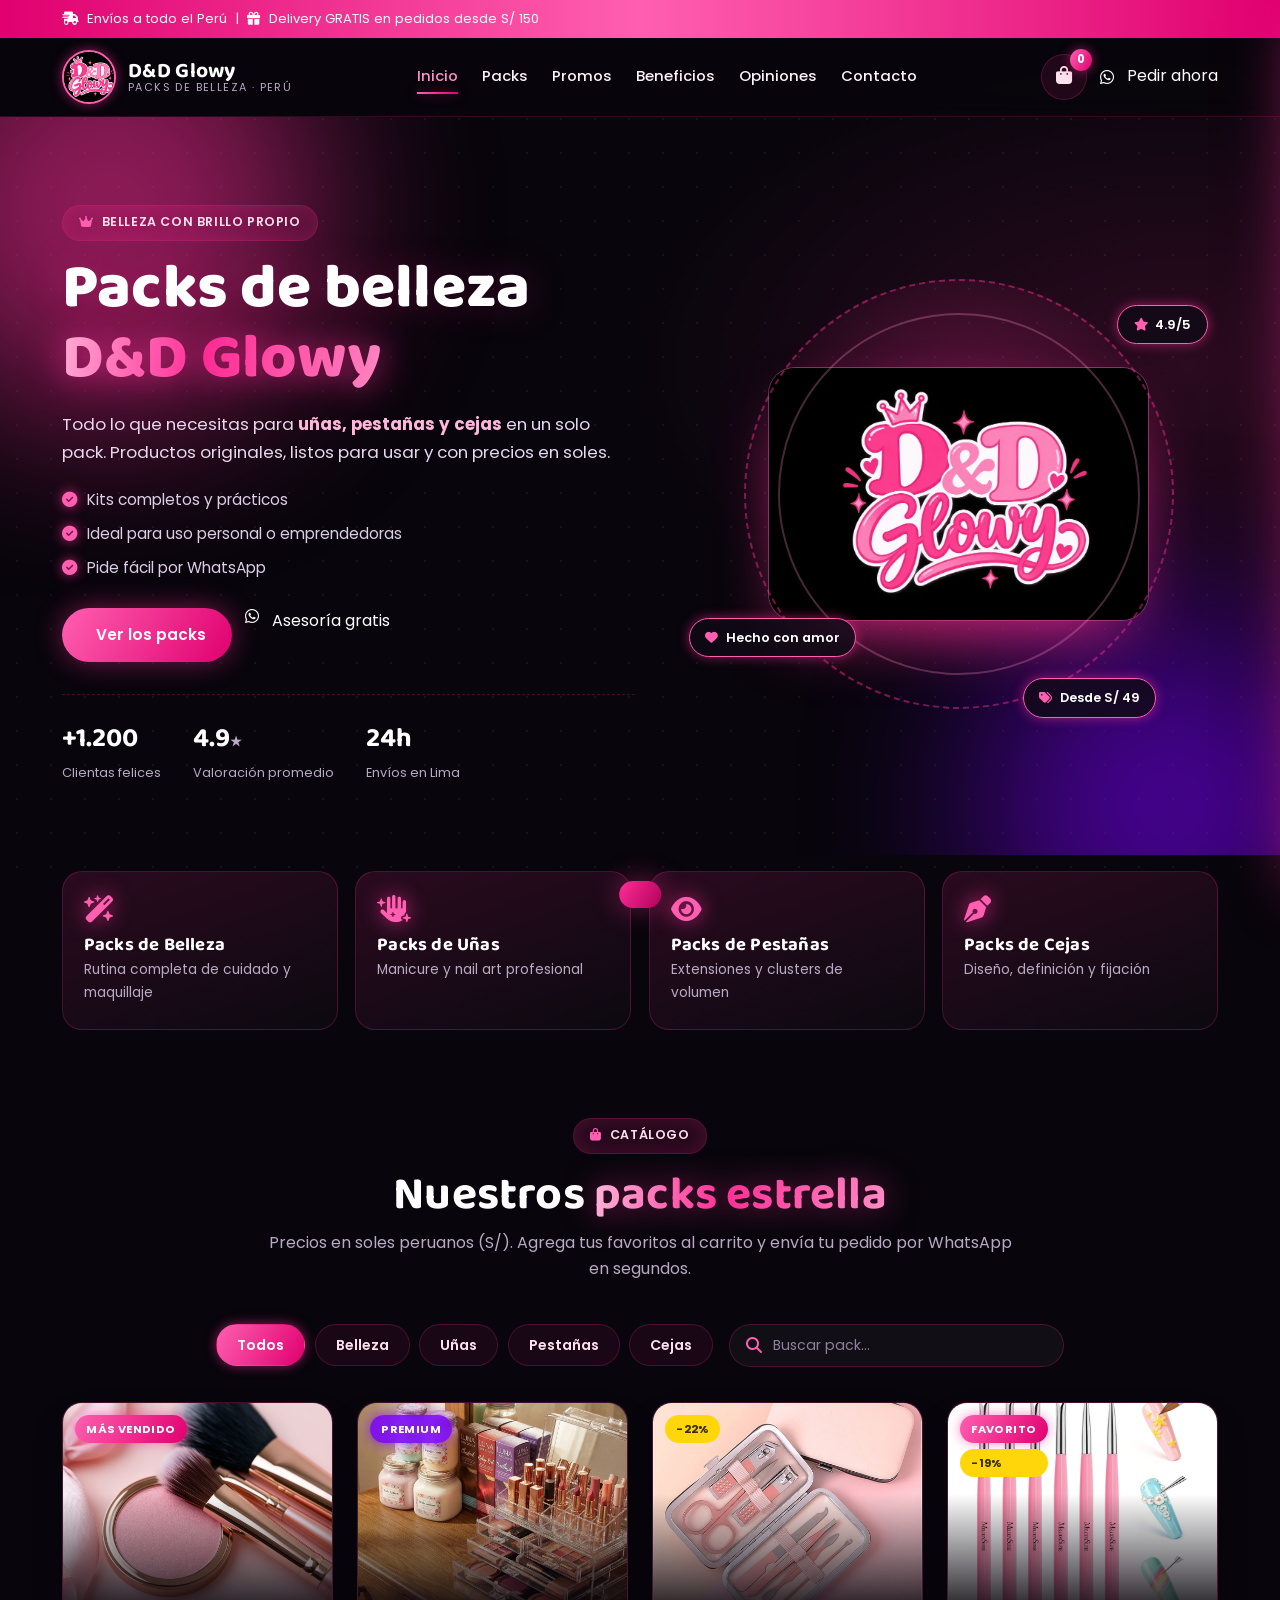
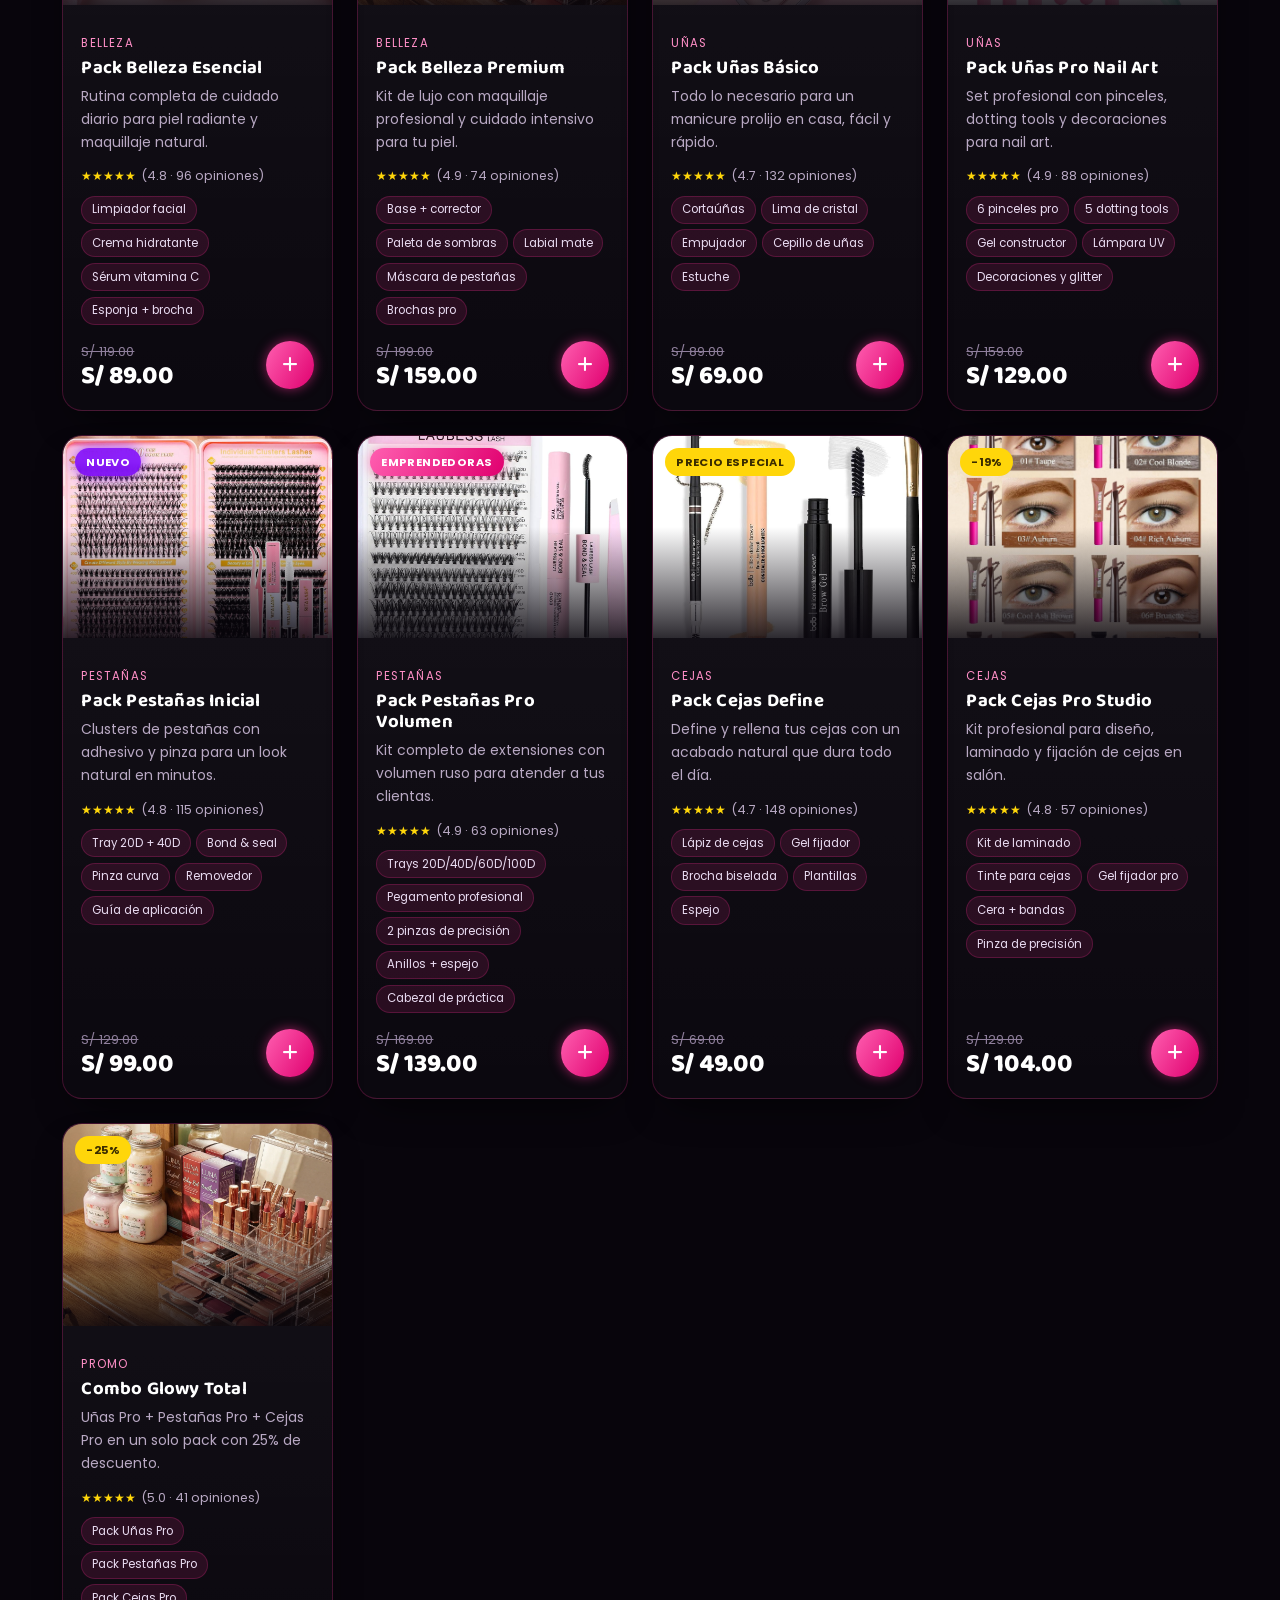
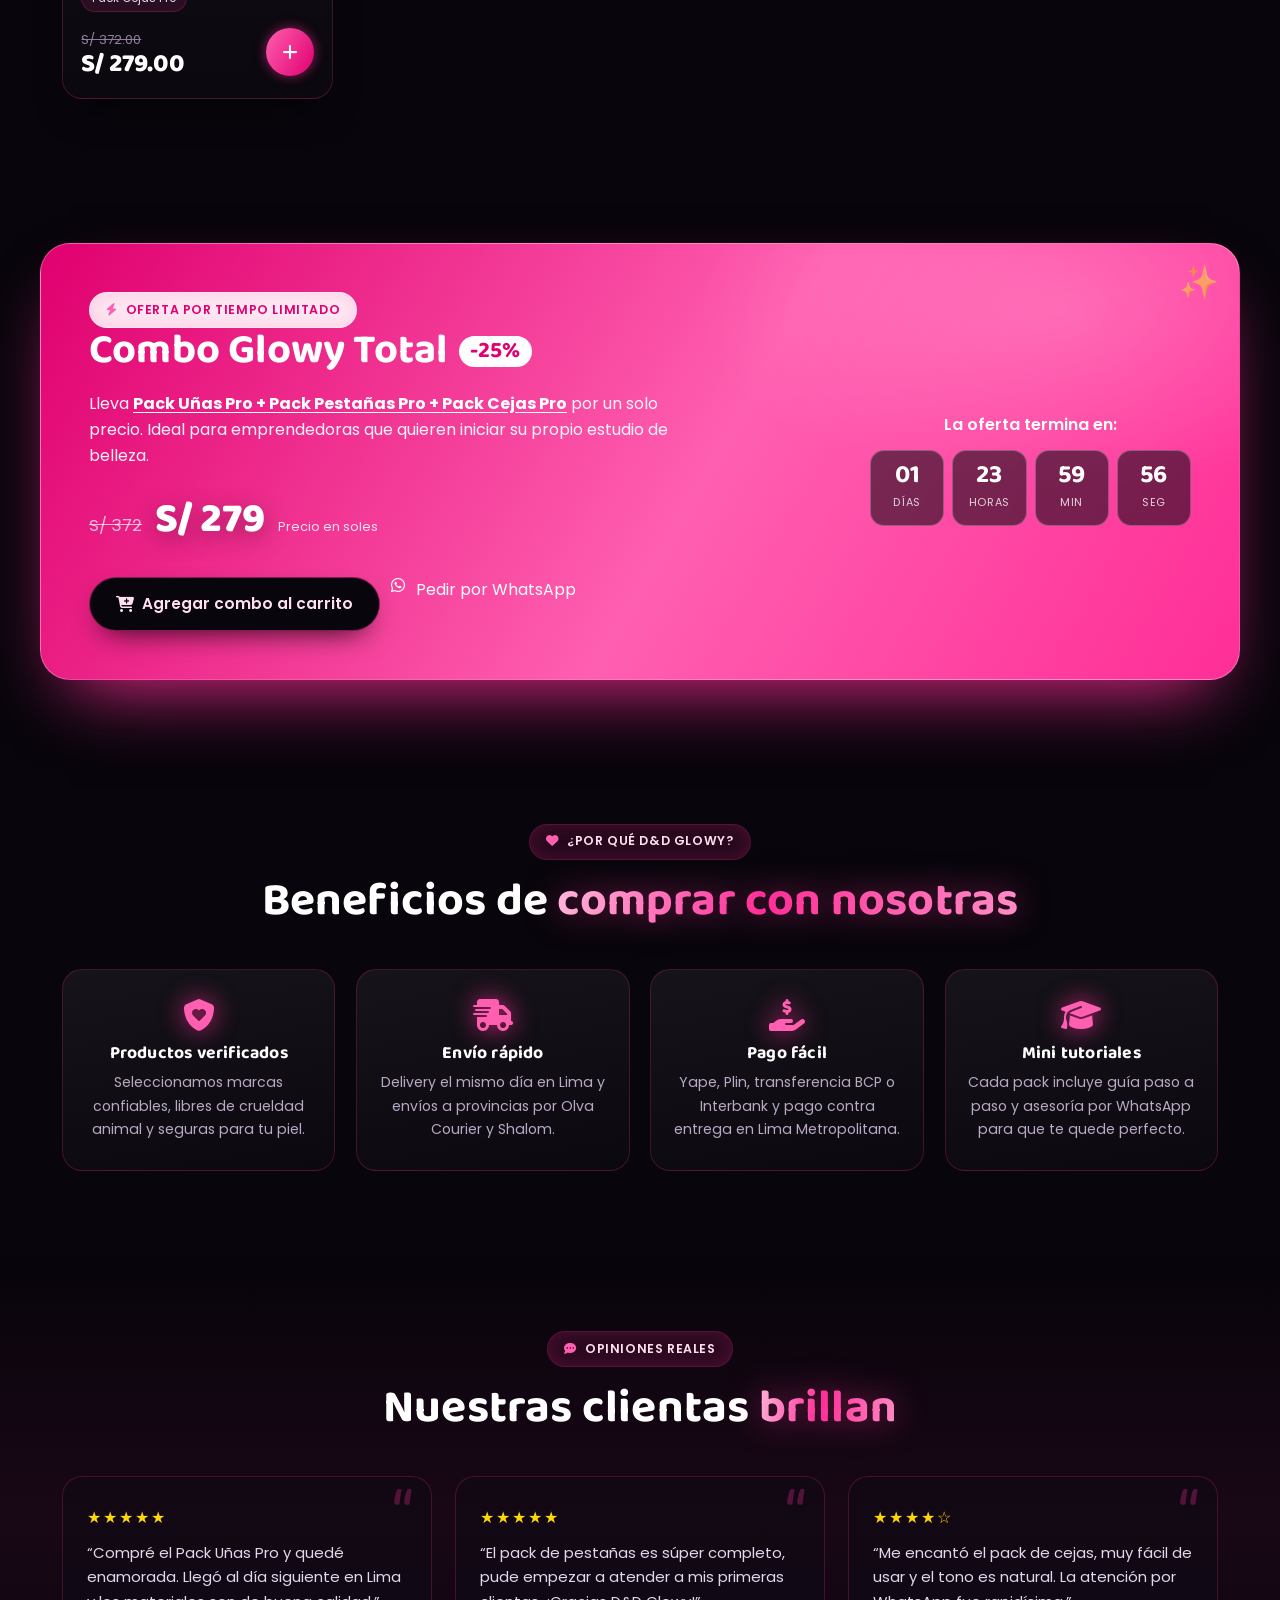
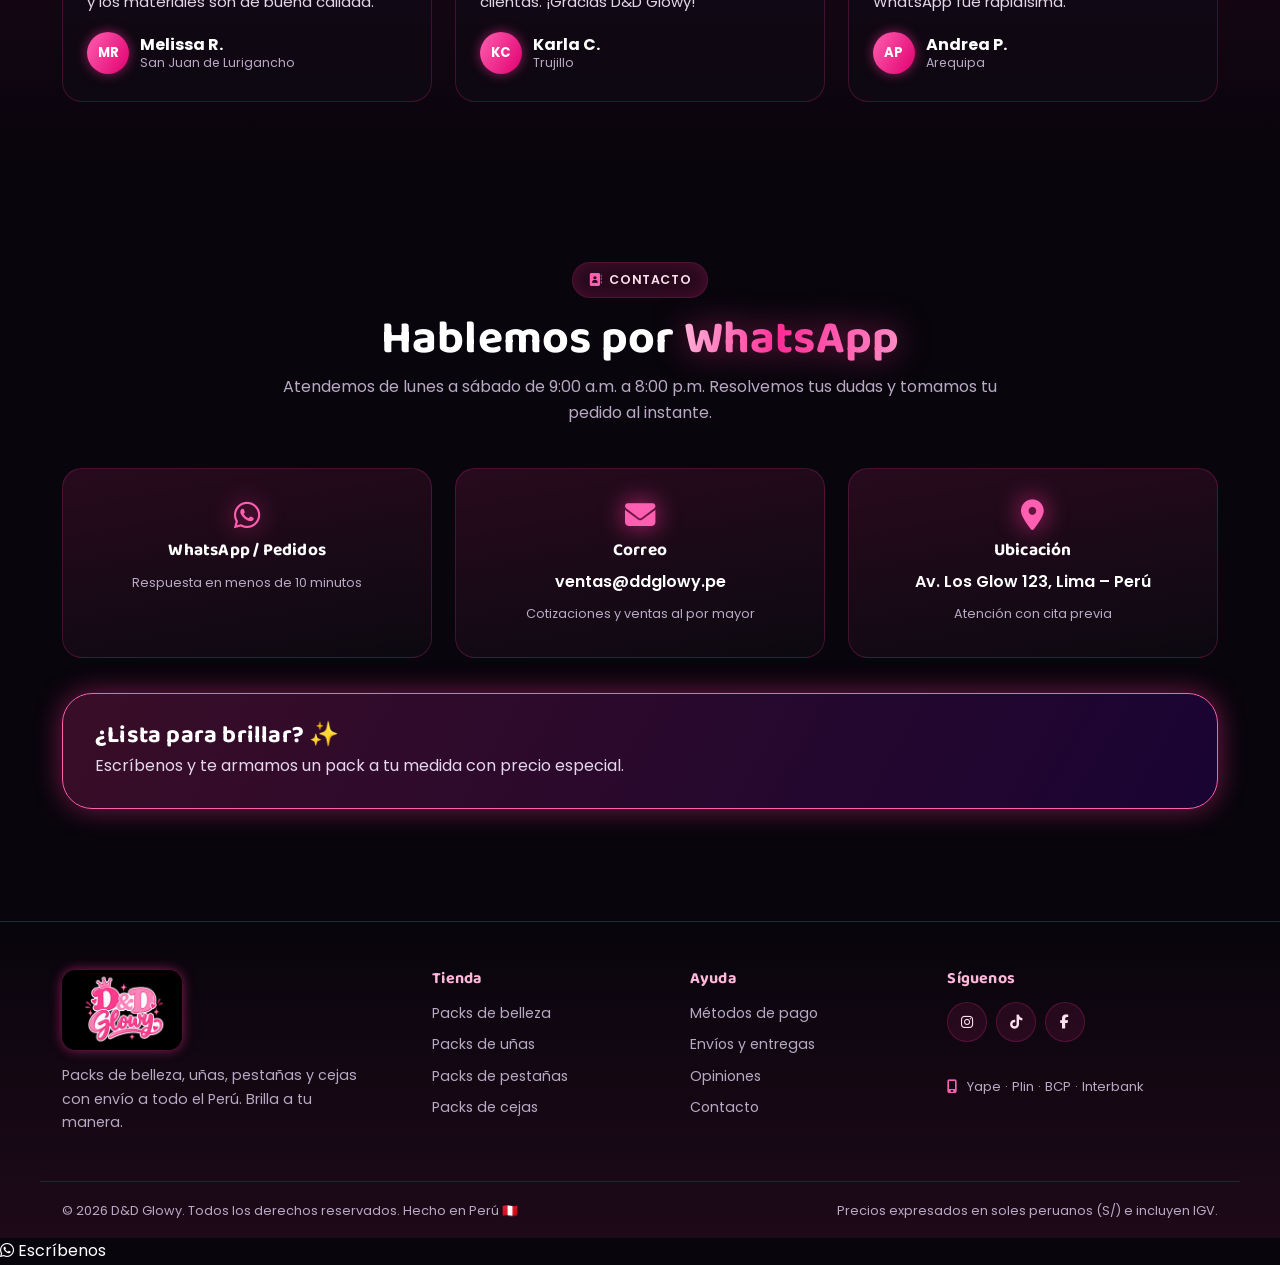
<file: index.html>
<!DOCTYPE html>
<html lang="es">
<head>
  <meta charset="UTF-8" />
  <meta name="viewport" content="width=device-width, initial-scale=1.0" />
  <title>D&D Glowy | Packs de Belleza, Uñas, Pestañas y Cejas en Perú</title>
  <meta name="description" content="D&D Glowy - Tienda de packs de belleza en Perú. Packs para uñas, pestañas y cejas con envío a todo el país. Precios en soles. Pide por WhatsApp 999444555." />
  <meta name="theme-color" content="#ff3d9a" />
  <link rel="icon" href="images/logo-dd-glowy.jpg" />

  <!-- Tipografías -->
  <link rel="preconnect" href="https://fonts.googleapis.com" />
  <link rel="preconnect" href="https://fonts.gstatic.com" crossorigin />
  <link href="https://fonts.googleapis.com/css2?family=Baloo+2:wght@500;600;700;800&family=Poppins:wght@300;400;500;600;700&display=swap" rel="stylesheet" />

  <!-- Iconos -->
  <link rel="stylesheet" href="https://cdn.jsdelivr.net/npm/@fortawesome/fontawesome-free@6.4.0/css/all.min.css" />

  <!-- Animaciones al hacer scroll -->
  <link rel="stylesheet" href="https://cdn.jsdelivr.net/npm/aos@2.3.4/dist/aos.css" />

  <!-- Estilos propios -->
  <link rel="stylesheet" href="css/style.css" />
</head>
<body>

  <!-- ================= BARRA SUPERIOR ================= -->
  <div class="topbar" id="topbar">
    <div class="container topbar__inner">
      <p><i class="fa-solid fa-truck-fast"></i> Envíos a todo el Perú &nbsp;|&nbsp; <i class="fa-solid fa-gift"></i> Delivery GRATIS en pedidos desde S/ 150</p>
    </div>
  </div>

  <!-- ================= ENCABEZADO ================= -->
  <header class="header" id="header">
    <div class="container header__inner">
      <a href="#inicio" class="brand" aria-label="D&D Glowy - Inicio">
        <img src="images/logo-dd-glowy.jpg" alt="Logotipo de D&D Glowy" class="brand__logo" />
        <span class="brand__text">
          <strong>D&amp;D Glowy</strong>
          <small>Packs de belleza · Perú</small>
        </span>
      </a>

      <nav class="nav" id="nav" aria-label="Navegación principal">
        <a href="#inicio" class="nav__link">Inicio</a>
        <a href="#packs" class="nav__link">Packs</a>
        <a href="#promos" class="nav__link">Promos</a>
        <a href="#beneficios" class="nav__link">Beneficios</a>
        <a href="#opiniones" class="nav__link">Opiniones</a>
        <a href="#contacto" class="nav__link">Contacto</a>
      </nav>

      <div class="header__actions">
        <button class="cart-btn" id="cart-open" aria-label="Abrir carrito de compras">
          <i class="fa-solid fa-bag-shopping"></i>
          <span class="cart-btn__count" id="cart-count">0</span>
        </button>
          <i class="fa-brands fa-whatsapp"></i> Pedir ahora
        </a>
        <button class="burger" id="burger" aria-label="Abrir menú" aria-expanded="false">
          <span></span><span></span><span></span>
        </button>
      </div>
    </div>
  </header>

  <main>
    <!-- ================= HERO ================= -->
    <section class="hero" id="inicio">
      <div class="hero__glow hero__glow--one" aria-hidden="true"></div>
      <div class="hero__glow hero__glow--two" aria-hidden="true"></div>
      <div class="container hero__inner">
        <div class="hero__content" data-aos="fade-right">
          <span class="chip"><i class="fa-solid fa-crown"></i> Belleza con brillo propio</span>
          <h1 class="hero__title">
            Packs de belleza <span class="text-glow">D&amp;D Glowy</span>
          </h1>
          <p class="hero__lead">
            Todo lo que necesitas para <strong>uñas, pestañas y cejas</strong> en un solo pack.
            Productos originales, listos para usar y con precios en soles.
          </p>
          <ul class="hero__list">
            <li><i class="fa-solid fa-circle-check"></i> Kits completos y prácticos</li>
            <li><i class="fa-solid fa-circle-check"></i> Ideal para uso personal o emprendedoras</li>
            <li><i class="fa-solid fa-circle-check"></i> Pide fácil por WhatsApp</li>
          </ul>
          <div class="hero__cta">
            <a href="#packs" class="btn btn--primary"><i class="fa-solid fa-sparkles"></i> Ver los packs</a>
              <i class="fa-brands fa-whatsapp"></i> Asesoría gratis
            </a>
          </div>
          <div class="hero__stats">
            <div><strong>+1.200</strong><span>Clientas felices</span></div>
            <div><strong>4.9<span class="star">★</span></strong><span>Valoración promedio</span></div>
            <div><strong>24h</strong><span>Envíos en Lima</span></div>
          </div>
        </div>

        <div class="hero__art" data-aos="zoom-in">
          <div class="hero__logo-wrap">
            <img src="images/logo-dd-glowy.jpg" alt="Logo D&D Glowy con corona rosa" class="hero__logo" />
          </div>
          <span class="float-tag float-tag--1"><i class="fa-solid fa-star"></i> 4.9/5</span>
          <span class="float-tag float-tag--2"><i class="fa-solid fa-heart"></i> Hecho con amor</span>
          <span class="float-tag float-tag--3"><i class="fa-solid fa-tags"></i> Desde S/ 49</span>
        </div>
      </div>
    </section>

    <!-- ================= FRANJA DE CATEGORÍAS ================= -->
    <section class="categories">
      <div class="container categories__grid">
        <article class="cat-card" data-filter="belleza" data-aos="fade-up">
          <i class="fa-solid fa-wand-magic-sparkles"></i>
          <h3>Packs de Belleza</h3>
          <p>Rutina completa de cuidado y maquillaje</p>
        </article>
        <article class="cat-card" data-filter="unas" data-aos="fade-up" data-aos-delay="80">
          <i class="fa-solid fa-hand-sparkles"></i>
          <h3>Packs de Uñas</h3>
          <p>Manicure y nail art profesional</p>
        </article>
        <article class="cat-card" data-filter="pestanas" data-aos="fade-up" data-aos-delay="160">
          <i class="fa-solid fa-eye"></i>
          <h3>Packs de Pestañas</h3>
          <p>Extensiones y clusters de volumen</p>
        </article>
        <article class="cat-card" data-filter="cejas" data-aos="fade-up" data-aos-delay="240">
          <i class="fa-solid fa-pen-nib"></i>
          <h3>Packs de Cejas</h3>
          <p>Diseño, definición y fijación</p>
        </article>
      </div>
    </section>

    <!-- ================= CATÁLOGO DE PACKS ================= -->
    <section class="section" id="packs">
      <div class="container">
        <header class="section__head" data-aos="fade-up">
          <span class="chip"><i class="fa-solid fa-bag-shopping"></i> Catálogo</span>
          <h2 class="section__title">Nuestros <span class="text-glow">packs estrella</span></h2>
          <p class="section__sub">Precios en soles peruanos (S/). Agrega tus favoritos al carrito y envía tu pedido por WhatsApp en segundos.</p>
        </header>

        <!-- Filtros -->
        <div class="filters" id="filters" data-aos="fade-up">
          <button class="filter is-active" data-filter="todos">Todos</button>
          <button class="filter" data-filter="belleza">Belleza</button>
          <button class="filter" data-filter="unas">Uñas</button>
          <button class="filter" data-filter="pestanas">Pestañas</button>
          <button class="filter" data-filter="cejas">Cejas</button>
          <div class="filters__search">
            <i class="fa-solid fa-magnifying-glass"></i>
            <input type="search" id="search-input" placeholder="Buscar pack..." aria-label="Buscar pack" />
          </div>
        </div>

        <!-- Grilla de productos -->
        <div class="grid-products" id="products-grid" aria-live="polite"></div>
        <p class="empty-state" id="empty-state" hidden>
          <i class="fa-solid fa-face-sad-tear"></i> No encontramos packs con ese nombre. Escríbenos y lo conseguimos para ti.
        </p>
      </div>
    </section>

    <!-- ================= PROMO + CUENTA REGRESIVA ================= -->
    <section class="promo" id="promos">
      <div class="container promo__inner" data-aos="zoom-in">
        <div class="promo__text">
          <span class="chip chip--light"><i class="fa-solid fa-bolt"></i> Oferta por tiempo limitado</span>
          <h2>Combo Glowy Total <span class="promo__off">-25%</span></h2>
          <p>Lleva <strong>Pack Uñas Pro + Pack Pestañas Pro + Pack Cejas Pro</strong> por un solo precio. Ideal para emprendedoras que quieren iniciar su propio estudio de belleza.</p>
          <p class="promo__price">
            <span class="price-old">S/ 372</span>
            <span class="price-new">S/ 279</span>
            <small>Precio en soles</small>
          </p>
          <div class="promo__cta">
            <button class="btn btn--dark" id="add-combo"><i class="fa-solid fa-cart-plus"></i> Agregar combo al carrito</button>
              <i class="fa-brands fa-whatsapp"></i> Pedir por WhatsApp
            </a>
          </div>
        </div>
        <div class="promo__timer">
          <p>La oferta termina en:</p>
          <div class="timer" id="timer">
            <div><strong id="t-days">00</strong><span>Días</span></div>
            <div><strong id="t-hours">00</strong><span>Horas</span></div>
            <div><strong id="t-mins">00</strong><span>Min</span></div>
            <div><strong id="t-secs">00</strong><span>Seg</span></div>
          </div>
        </div>
      </div>
    </section>

    <!-- ================= BENEFICIOS ================= -->
    <section class="section" id="beneficios">
      <div class="container">
        <header class="section__head" data-aos="fade-up">
          <span class="chip"><i class="fa-solid fa-heart"></i> ¿Por qué D&amp;D Glowy?</span>
          <h2 class="section__title">Beneficios de <span class="text-glow">comprar con nosotras</span></h2>
        </header>
        <div class="benefits">
          <article class="benefit" data-aos="fade-up">
            <i class="fa-solid fa-shield-heart"></i>
            <h3>Productos verificados</h3>
            <p>Seleccionamos marcas confiables, libres de crueldad animal y seguras para tu piel.</p>
          </article>
          <article class="benefit" data-aos="fade-up" data-aos-delay="80">
            <i class="fa-solid fa-truck-fast"></i>
            <h3>Envío rápido</h3>
            <p>Delivery el mismo día en Lima y envíos a provincias por Olva Courier y Shalom.</p>
          </article>
          <article class="benefit" data-aos="fade-up" data-aos-delay="160">
            <i class="fa-solid fa-hand-holding-dollar"></i>
            <h3>Pago fácil</h3>
            <p>Yape, Plin, transferencia BCP o Interbank y pago contra entrega en Lima Metropolitana.</p>
          </article>
          <article class="benefit" data-aos="fade-up" data-aos-delay="240">
            <i class="fa-solid fa-graduation-cap"></i>
            <h3>Mini tutoriales</h3>
            <p>Cada pack incluye guía paso a paso y asesoría por WhatsApp para que te quede perfecto.</p>
          </article>
        </div>
      </div>
    </section>

    <!-- ================= OPINIONES ================= -->
    <section class="section section--alt" id="opiniones">
      <div class="container">
        <header class="section__head" data-aos="fade-up">
          <span class="chip"><i class="fa-solid fa-comment-dots"></i> Opiniones reales</span>
          <h2 class="section__title">Nuestras clientas <span class="text-glow">brillan</span></h2>
        </header>
        <div class="testimonials">
          <article class="testimonial" data-aos="fade-up">
            <div class="testimonial__stars">★★★★★</div>
            <p>“Compré el Pack Uñas Pro y quedé enamorada. Llegó al día siguiente en Lima y los materiales son de buena calidad.”</p>
            <footer><span class="avatar">MR</span><span><strong>Melissa R.</strong><small>San Juan de Lurigancho</small></span></footer>
          </article>
          <article class="testimonial" data-aos="fade-up" data-aos-delay="80">
            <div class="testimonial__stars">★★★★★</div>
            <p>“El pack de pestañas es súper completo, pude empezar a atender a mis primeras clientas. ¡Gracias D&amp;D Glowy!”</p>
            <footer><span class="avatar">KC</span><span><strong>Karla C.</strong><small>Trujillo</small></span></footer>
          </article>
          <article class="testimonial" data-aos="fade-up" data-aos-delay="160">
            <div class="testimonial__stars">★★★★☆</div>
            <p>“Me encantó el pack de cejas, muy fácil de usar y el tono es natural. La atención por WhatsApp fue rapidísima.”</p>
            <footer><span class="avatar">AP</span><span><strong>Andrea P.</strong><small>Arequipa</small></span></footer>
          </article>
        </div>
      </div>
    </section>

    <!-- ================= CONTACTO ================= -->
    <section class="section" id="contacto">
      <div class="container">
        <header class="section__head" data-aos="fade-up">
          <span class="chip"><i class="fa-solid fa-address-book"></i> Contacto</span>
          <h2 class="section__title">Hablemos por <span class="text-glow">WhatsApp</span></h2>
          <p class="section__sub">Atendemos de lunes a sábado de 9:00 a.m. a 8:00 p.m. Resolvemos tus dudas y tomamos tu pedido al instante.</p>
        </header>

        <div class="contact">
          <article class="contact__card" data-aos="fade-up">
            <i class="fa-brands fa-whatsapp"></i>
            <h3>WhatsApp / Pedidos</h3>
            <small>Respuesta en menos de 10 minutos</small>
          </article>
          <article class="contact__card" data-aos="fade-up" data-aos-delay="80">
            <i class="fa-solid fa-envelope"></i>
            <h3>Correo</h3>
            <p><a href="mailto:ventas@ddglowy.pe">ventas@ddglowy.pe</a></p>
            <small>Cotizaciones y ventas al por mayor</small>
          </article>
          <article class="contact__card" data-aos="fade-up" data-aos-delay="160">
            <i class="fa-solid fa-location-dot"></i>
            <h3>Ubicación</h3>
            <p>Av. Los Glow 123, Lima – Perú</p>
            <small>Atención con cita previa</small>
          </article>
        </div>

        <div class="contact__banner" id="como-comprar" data-aos="zoom-in">
          <div>
            <h3>¿Lista para brillar? ✨</h3>
            <p>Escríbenos y te armamos un pack a tu medida con precio especial.</p>
          </div>
          </a>
        </div>
      </div>
    </section>
  </main>

  <!-- ================= PIE DE PÁGINA ================= -->
  <footer class="footer">
    <div class="container footer__inner">
      <div class="footer__brand">
        <img src="images/logo-dd-glowy.jpg" alt="D&D Glowy" />
        <p>Packs de belleza, uñas, pestañas y cejas con envío a todo el Perú. Brilla a tu manera.</p>
      </div>
      <nav class="footer__col" aria-label="Enlaces de la tienda">
        <h4>Tienda</h4>
        <a href="#packs">Packs de belleza</a>
        <a href="#packs">Packs de uñas</a>
        <a href="#packs">Packs de pestañas</a>
        <a href="#packs">Packs de cejas</a>
      </nav>
      <nav class="footer__col" aria-label="Enlaces de ayuda">
        <h4>Ayuda</h4>
        <a href="#beneficios">Métodos de pago</a>
        <a href="#beneficios">Envíos y entregas</a>
        <a href="#opiniones">Opiniones</a>
        <a href="#contacto">Contacto</a>
      </nav>
      <div class="footer__col">
        <h4>Síguenos</h4>
        <div class="socials">
          <a href="#contacto" aria-label="Instagram"><i class="fa-brands fa-instagram"></i></a>
          <a href="#contacto" aria-label="TikTok"><i class="fa-brands fa-tiktok"></i></a>
          <a href="#contacto" aria-label="Facebook"><i class="fa-brands fa-facebook-f"></i></a>
        </div>
        <p class="footer__pay"><i class="fa-solid fa-mobile-screen"></i> Yape · Plin · BCP · Interbank</p>
      </div>
    </div>
    <div class="container footer__bottom">
      <p>© <span id="year"></span> D&amp;D Glowy. Todos los derechos reservados. Hecho en Perú 🇵🇪</p>
      <p>Precios expresados en soles peruanos (S/) e incluyen IGV.</p>
    </div>
  </footer>

  <!-- ================= BOTÓN FLOTANTE WHATSAPP ================= -->
    <i class="fa-brands fa-whatsapp"></i>
    <span>Escríbenos</span>
  </a>

  <!-- ================= CARRITO LATERAL ================= -->
  <div class="cart-overlay" id="cart-overlay" hidden></div>
  <aside class="cart" id="cart" aria-label="Carrito de compras" aria-hidden="true">
    <header class="cart__head">
      <h2><i class="fa-solid fa-bag-shopping"></i> Tu carrito</h2>
      <button class="cart__close" id="cart-close" aria-label="Cerrar carrito"><i class="fa-solid fa-xmark"></i></button>
    </header>
    <div class="cart__body" id="cart-items"></div>
    <footer class="cart__foot">
      <div class="cart__row"><span>Subtotal</span><strong id="cart-subtotal">S/ 0.00</strong></div>
      <div class="cart__row"><span>Envío</span><strong id="cart-shipping">Por calcular</strong></div>
      <div class="cart__row cart__row--total"><span>Total</span><strong id="cart-total">S/ 0.00</strong></div>
      <label class="cart__field">
        <span>Tu nombre <em class="req">*</em></span>
        <input type="text" id="customer-name" placeholder="Ej. Melissa Rojas" />
      </label>
      <label class="cart__field">
        <span>Distrito / Ciudad de entrega <em class="req">*</em></span>
        <input type="text" id="customer-place" placeholder="Ej. San Juan de Lurigancho, Lima" />
      </label>
      <button class="btn btn--whatsapp btn--block" id="send-order">
        <i class="fa-brands fa-whatsapp"></i> Finalizar compra por WhatsApp
      </button>
      <button class="cart__clear" id="clear-cart"><i class="fa-solid fa-trash-can"></i> Vaciar carrito</button>
      <p class="cart__note">Al finalizar, se abrirá WhatsApp con el detalle de tu pedido listo para confirmar.</p>
    </footer>
  </aside>

  <!-- ================= VENTANA DE CONFIRMACIÓN ================= -->
  <div class="modal-overlay" id="modal-overlay" hidden>
    <div class="modal" role="dialog" aria-modal="true" aria-labelledby="modal-title">
      <span class="modal__icon"><i class="fa-solid fa-circle-check"></i></span>
      <h2 id="modal-title">¡Pedido listo! ✨</h2>
      <p>Se abrió <strong>WhatsApp</strong> con el detalle de tu pedido. Envíanos el mensaje para <strong>finalizar la compra</strong> y coordinamos tu entrega.</p>
      <div class="modal__actions">
          <i class="fa-brands fa-whatsapp"></i> Abrir WhatsApp de nuevo
        </a>
        <button class="btn btn--ghost" id="modal-close"><i class="fa-solid fa-check"></i> Entendido</button>
      </div>
    </div>
  </div>

  <!-- Aviso flotante -->
  <div class="toast" id="toast" role="status" aria-live="polite"></div>

  <!-- Botón volver arriba -->
  <button class="to-top" id="to-top" aria-label="Volver arriba"><i class="fa-solid fa-arrow-up"></i></button>

  <!-- ================= SCRIPTS ================= -->
  <script src="https://cdn.jsdelivr.net/npm/aos@2.3.4/dist/aos.js"></script>
  <script src="js/products.js"></script>
  <script src="js/main.js"></script>
</body>
</html>
</file>
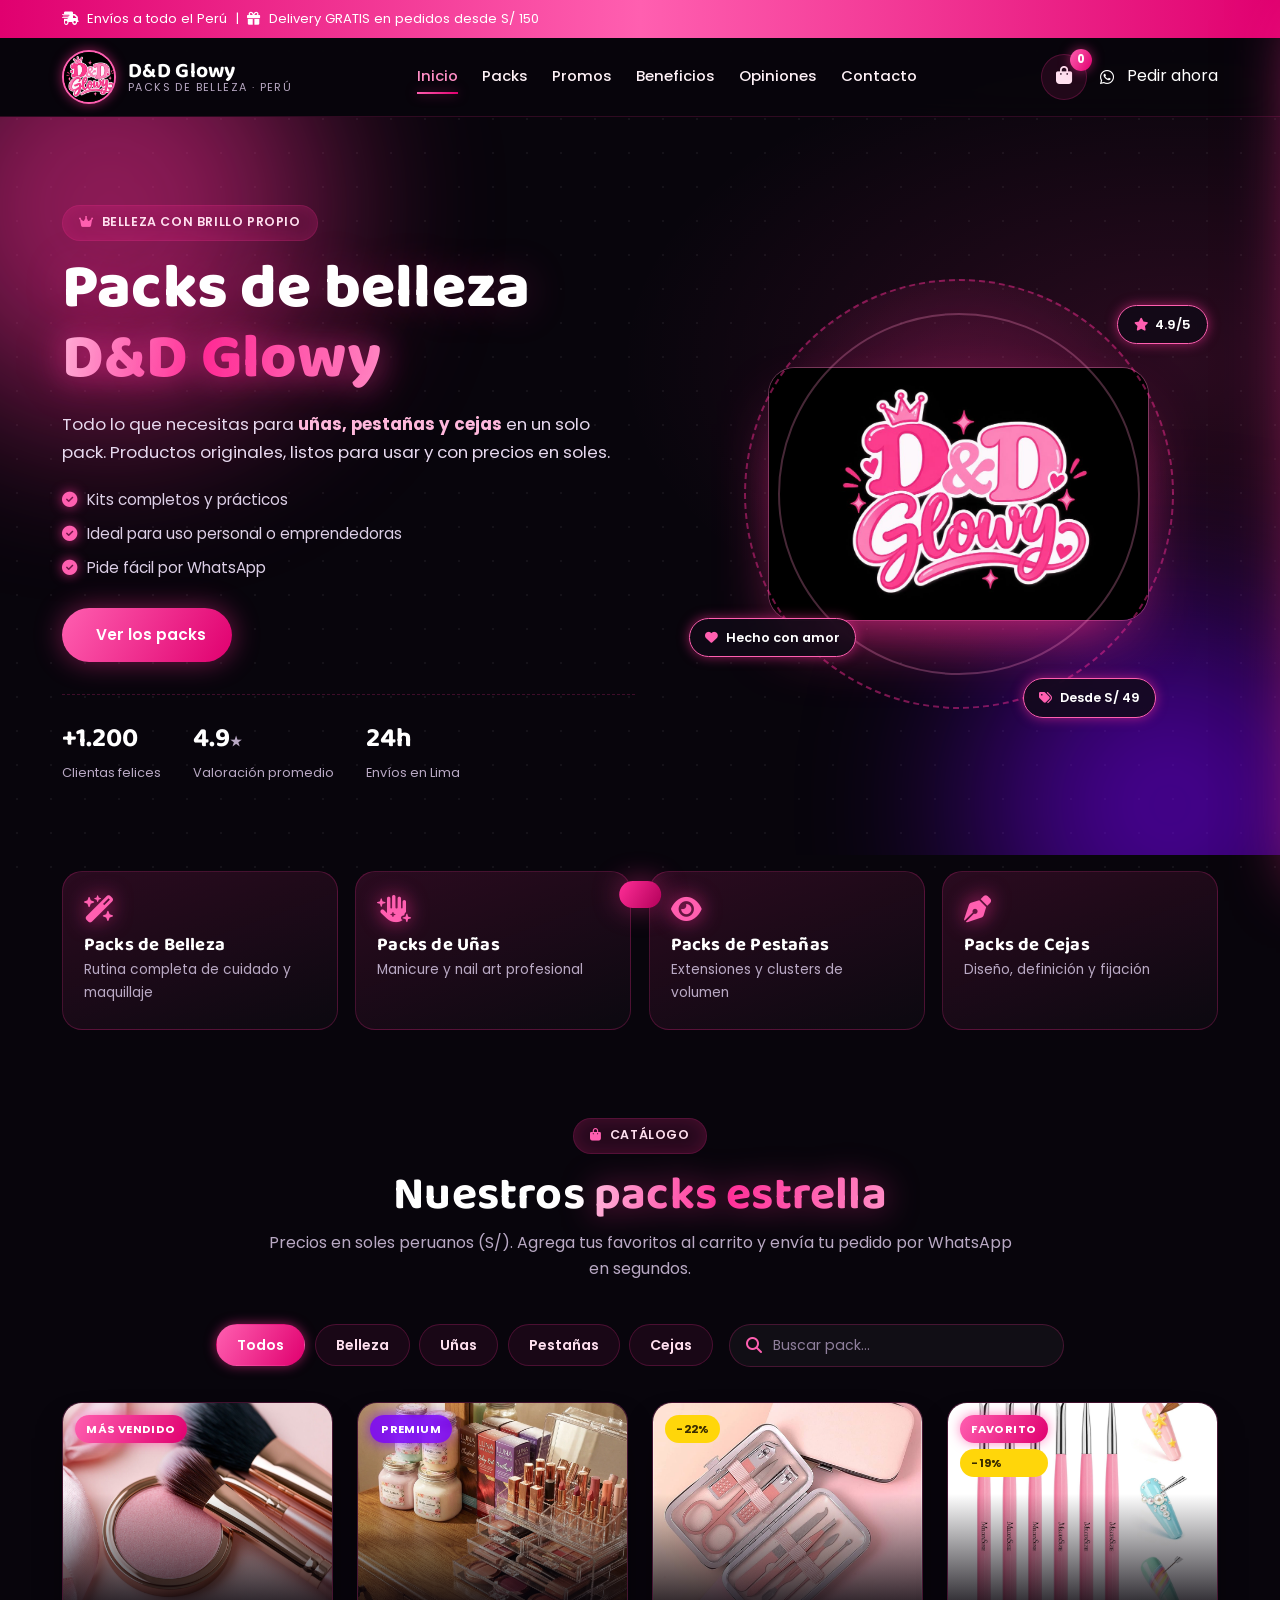
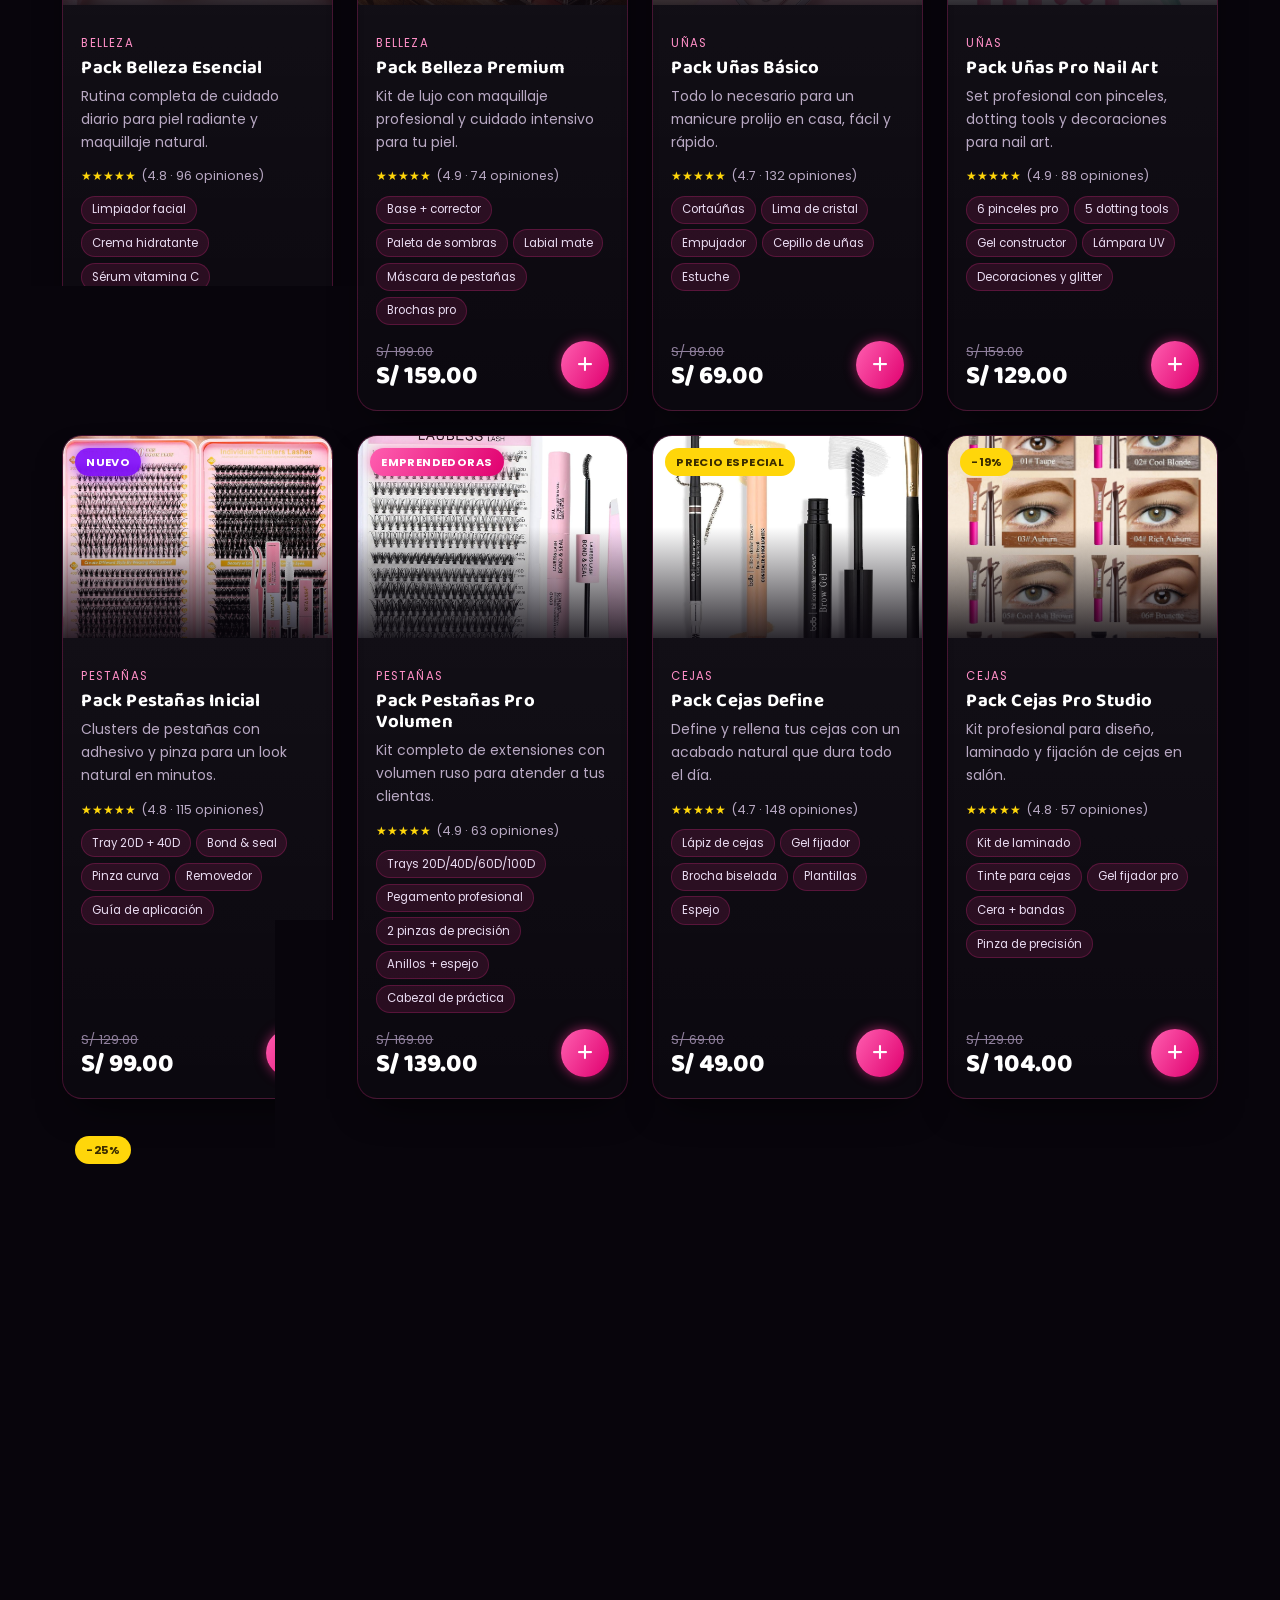
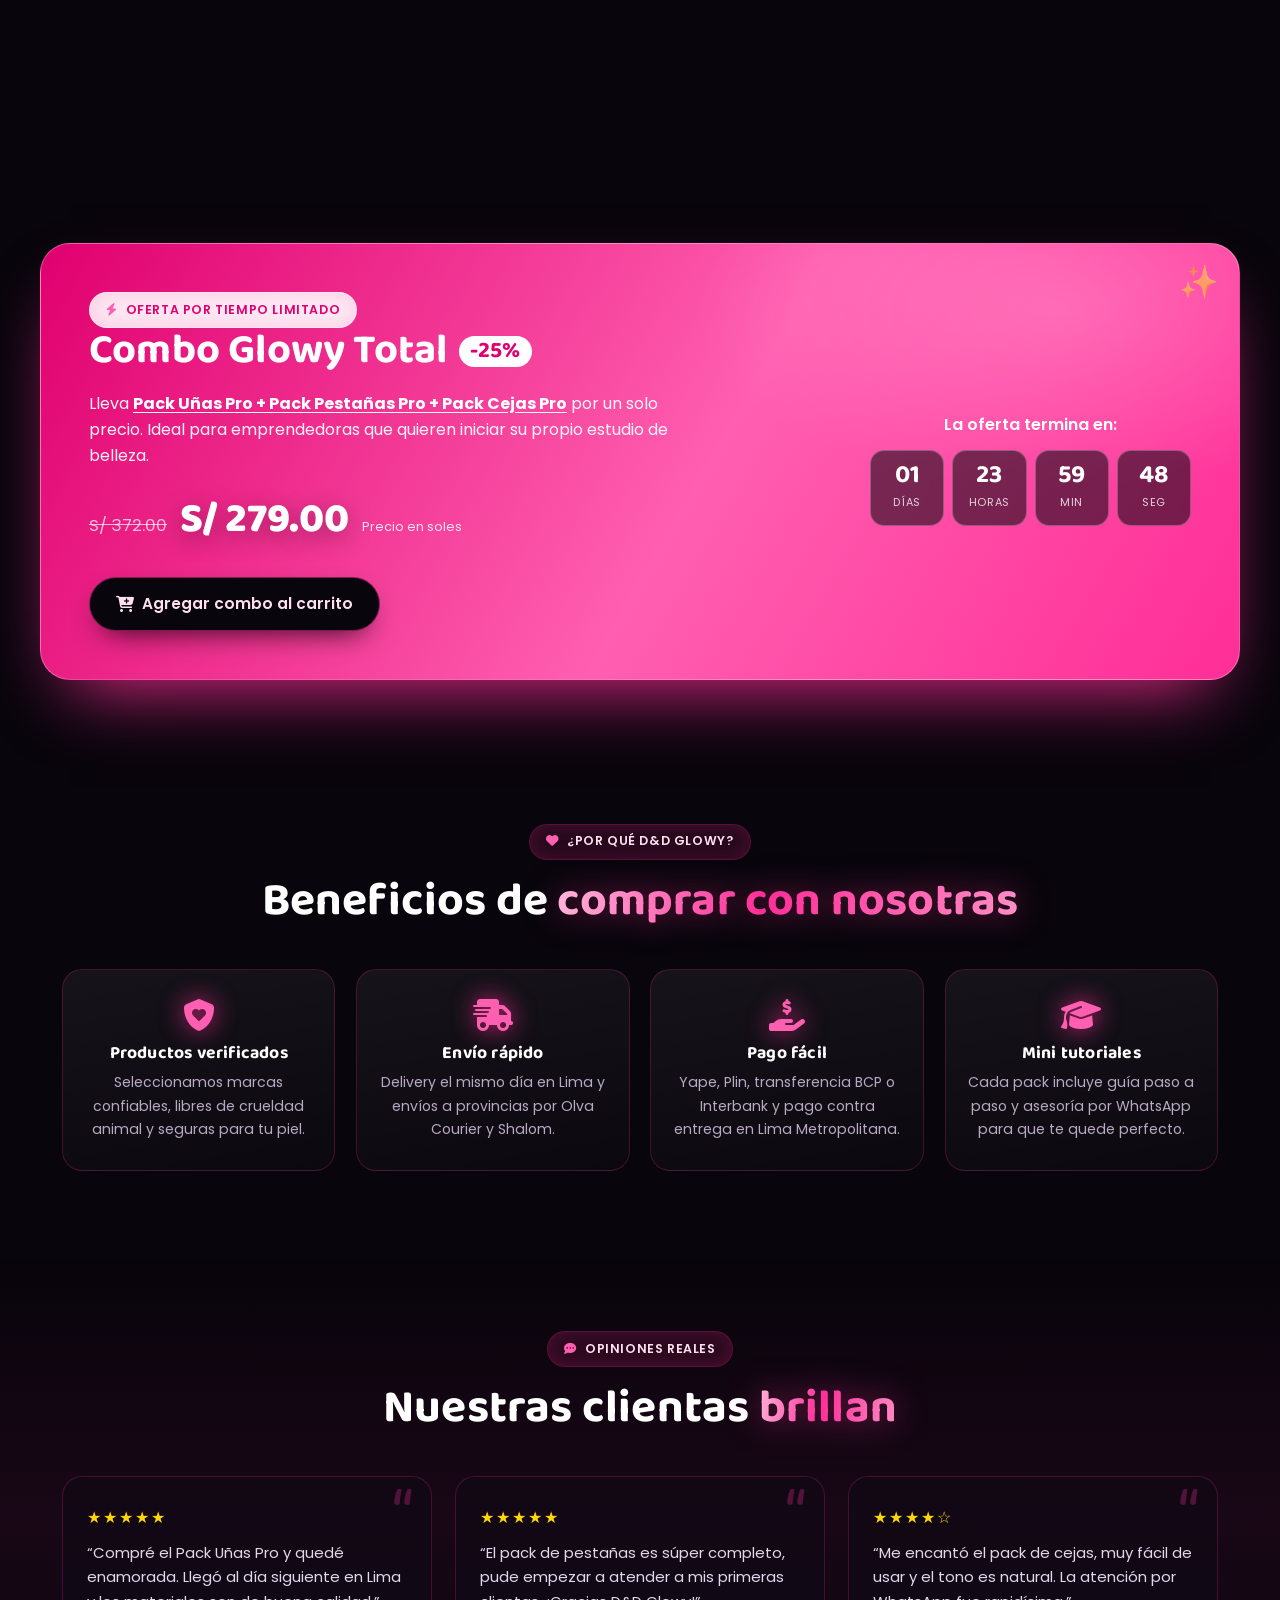
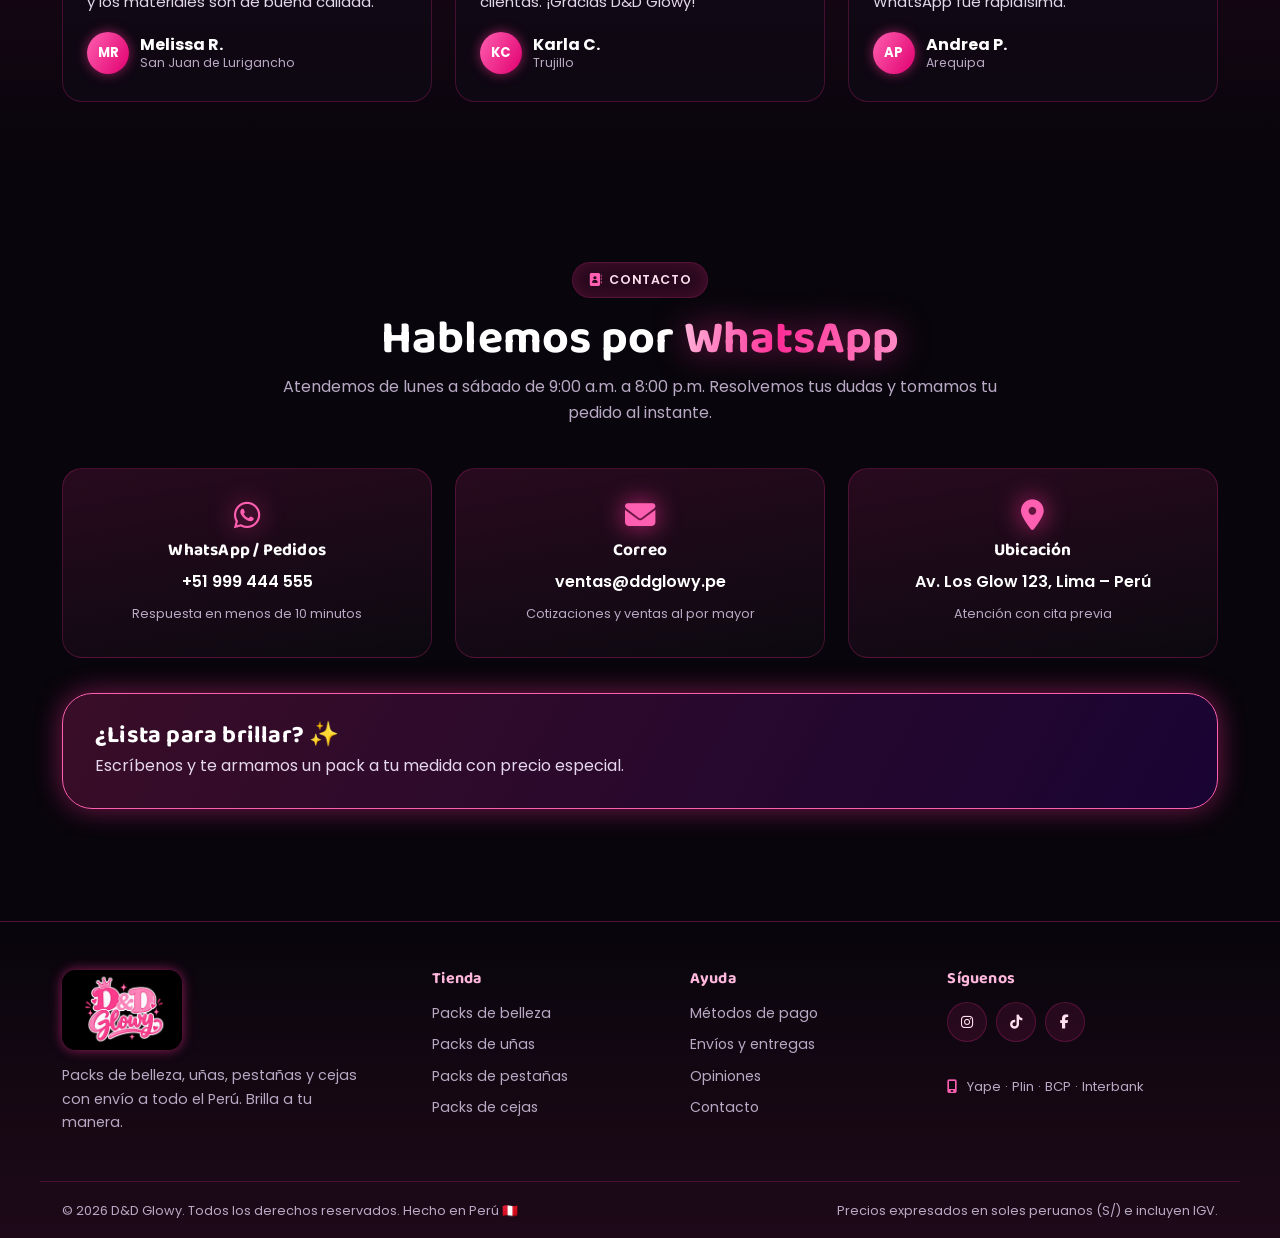
<file: dd-glowy-tienda.html>
<!DOCTYPE html>
<html lang="es">
<head>
<meta charset="UTF-8" />
<meta name="viewport" content="width=device-width, initial-scale=1.0" />
<title>D&D Glowy | Packs de Belleza, Uñas, Pestañas y Cejas en Perú</title>
<meta name="description" content="D&D Glowy - Tienda de packs de belleza en Perú. Packs para uñas, pestañas y cejas con envío a todo el país. Precios en soles. Pide por WhatsApp 999444555." />
<meta name="theme-color" content="#ff3d9a" />
<link rel="icon" href="images/logo-dd-glowy.jpg" />
<link rel="preconnect" href="https://fonts.googleapis.com" />
<link rel="preconnect" href="https://fonts.gstatic.com" crossorigin />
<link href="https://fonts.googleapis.com/css2?family=Baloo+2:wght@500;600;700;800&family=Poppins:wght@300;400;500;600;700&display=swap" rel="stylesheet" />
<link rel="stylesheet" href="https://cdn.jsdelivr.net/npm/@fortawesome/fontawesome-free@6.4.0/css/all.min.css" />
<link rel="stylesheet" href="https://cdn.jsdelivr.net/npm/aos@2.3.4/dist/aos.css" />
<style>
/* ============================================================
   D&D GLOWY · Estilos (todo en un solo archivo)
   Tema: "Glow Pink" — rosa neón + fondo oscuro
   ============================================================ */
:root{
  --pink-50:#fff2f8;--pink-100:#ffe0ef;--pink-200:#ffb8dc;--pink-300:#ff8fc7;
  --pink-400:#ff5fb0;--pink-500:#ff2e97;--pink-600:#e0006f;--pink-700:#b3005a;
  --ink-900:#08050c;--ink-800:#100a16;--ink-700:#1a1220;--ink-600:#241a2c;--ink-500:#33263c;
  --white:#ffffff;--muted:#b9a9c4;--line:rgba(255,46,151,.22);
  --glow-sm:0 0 12px rgba(255,46,151,.55);--glow-md:0 0 28px rgba(255,46,151,.45);--glow-lg:0 0 60px rgba(255,46,151,.35);
  --radius-sm:12px;--radius:20px;--radius-lg:30px;
  --font-display:"Baloo 2","Trebuchet MS",sans-serif;--font-body:"Poppins","Segoe UI",sans-serif;
  --shadow-card:0 18px 40px -18px rgba(0,0,0,.85);--maxw:1200px;--header-h:78px;
}
*,*::before,*::after{box-sizing:border-box}
html{scroll-behavior:smooth;-webkit-text-size-adjust:100%}
body{margin:0;font-family:var(--font-body);font-size:16px;line-height:1.65;color:var(--white);
  background:radial-gradient(1100px 600px at 12% -8%,rgba(255,46,151,.22),transparent 60%),
  radial-gradient(900px 520px at 92% 6%,rgba(255,46,151,.14),transparent 62%),var(--ink-900);overflow-x:hidden}
body::before{content:"";position:fixed;inset:0;background-image:radial-gradient(rgba(255,255,255,.055) 1px,transparent 1px);background-size:34px 34px;pointer-events:none;z-index:0}
img{max-width:100%;display:block}
a{color:inherit;text-decoration:none}
button{font-family:inherit;cursor:pointer;border:0;background:none;color:inherit}
ul{margin:0;padding:0;list-style:none}
h1,h2,h3,h4{font-family:var(--font-display);line-height:1.12;margin:0 0 .5rem;letter-spacing:.2px}
::selection{background:var(--pink-500);color:#fff}
::-webkit-scrollbar{width:11px}
::-webkit-scrollbar-track{background:var(--ink-800)}
::-webkit-scrollbar-thumb{background:linear-gradient(var(--pink-500),var(--pink-700));border-radius:20px;border:2px solid var(--ink-800)}
.container{width:100%;max-width:var(--maxw);margin:0 auto;padding:0 22px;position:relative;z-index:1}
.text-glow{background:linear-gradient(100deg,var(--pink-200),var(--pink-500) 45%,var(--pink-300));-webkit-background-clip:text;background-clip:text;color:transparent;filter:drop-shadow(0 0 16px rgba(255,46,151,.5))}
.chip{display:inline-flex;align-items:center;gap:.5rem;padding:.42rem 1rem;border-radius:999px;font-size:.78rem;font-weight:600;letter-spacing:.6px;text-transform:uppercase;color:var(--pink-100);background:rgba(255,46,151,.12);border:1px solid var(--line);box-shadow:inset 0 0 18px rgba(255,46,151,.16)}
.chip i{color:var(--pink-400)}
.chip--light{background:rgba(255,255,255,.9);color:var(--pink-600);border-color:transparent}
.btn{display:inline-flex;align-items:center;justify-content:center;gap:.55rem;padding:.9rem 1.6rem;border-radius:999px;font-weight:600;font-size:.96rem;transition:transform .25s ease,box-shadow .25s ease,background .25s ease,color .25s ease;white-space:nowrap;position:relative;overflow:hidden}
.btn i{font-size:1.05em}
.btn--sm{padding:.6rem 1.1rem;font-size:.86rem}
.btn--block{width:100%}
.btn--primary{color:#fff;background:linear-gradient(120deg,var(--pink-400),var(--pink-600));box-shadow:var(--glow-md)}
.btn--primary:hover{transform:translateY(-3px) scale(1.02);box-shadow:var(--glow-lg)}
.btn--ghost{color:var(--pink-100);border:1.6px solid var(--pink-400);background:rgba(255,46,151,.08)}
.btn--ghost:hover{background:rgba(255,46,151,.2);transform:translateY(-3px)}
.btn--dark{color:var(--pink-100);background:var(--ink-900);border:1.6px solid rgba(255,46,151,.5);box-shadow:0 12px 30px -14px #000}
.btn--dark:hover{transform:translateY(-3px);box-shadow:var(--glow-md)}
.btn--light{color:var(--pink-700);background:#fff}
.btn--light:hover{transform:translateY(-3px);box-shadow:0 12px 30px -10px rgba(0,0,0,.6)}
.btn--whatsapp{color:#06301a;background:linear-gradient(120deg,#4dfb8b,#12b76a);box-shadow:0 14px 32px -14px rgba(18,183,106,.8)}
.btn--whatsapp:hover{transform:translateY(-3px);box-shadow:0 18px 40px -12px rgba(18,183,106,.9)}
.topbar{background:linear-gradient(90deg,var(--pink-600),var(--pink-400),var(--pink-600));color:#fff;font-size:.82rem;position:relative;z-index:60}
.topbar__inner{display:flex;align-items:center;justify-content:space-between;gap:1rem;padding-top:.5rem;padding-bottom:.5rem}
.topbar p{margin:0}
.topbar i{margin-right:.3rem}
.topbar a{font-weight:700;text-decoration:underline;text-underline-offset:3px}
.topbar__phone{white-space:nowrap}
.header{position:sticky;top:0;z-index:50;backdrop-filter:blur(14px);background:rgba(8,5,12,.82);border-bottom:1px solid rgba(255,46,151,.16);transition:box-shadow .3s ease,background .3s ease}
.header.is-stuck{box-shadow:0 14px 34px -20px rgba(255,46,151,.9);background:rgba(8,5,12,.95)}
.header__inner{display:flex;align-items:center;justify-content:space-between;gap:1.2rem;min-height:var(--header-h)}
.brand{display:flex;align-items:center;gap:.75rem}
.brand__logo{width:54px;height:54px;object-fit:cover;border-radius:50%;border:2px solid var(--pink-400);box-shadow:var(--glow-sm);background:#000}
.brand__text{display:flex;flex-direction:column;line-height:1.05}
.brand__text strong{font-family:var(--font-display);font-size:1.32rem;letter-spacing:.3px}
.brand__text small{font-size:.68rem;color:var(--muted);letter-spacing:1.4px;text-transform:uppercase}
.nav{display:flex;align-items:center;gap:1.5rem}
.nav__link{font-size:.93rem;font-weight:500;color:var(--pink-50);position:relative;padding:.3rem 0;transition:color .2s ease}
.nav__link::after{content:"";position:absolute;left:0;bottom:0;height:2px;width:0;background:linear-gradient(90deg,var(--pink-400),var(--pink-600));box-shadow:var(--glow-sm);transition:width .3s ease}
.nav__link:hover{color:var(--pink-300)}
.nav__link:hover::after,.nav__link.is-active::after{width:100%}
.nav__link.is-active{color:var(--pink-300)}
.header__actions{display:flex;align-items:center;gap:.8rem}
.cart-btn{position:relative;width:46px;height:46px;border-radius:50%;display:grid;place-items:center;font-size:1.15rem;color:var(--pink-100);border:1.6px solid var(--line);background:rgba(255,46,151,.1);transition:transform .2s ease,box-shadow .2s ease}
.cart-btn:hover{transform:translateY(-2px);box-shadow:var(--glow-sm)}
.cart-btn__count{position:absolute;top:-6px;right:-6px;min-width:22px;height:22px;padding:0 5px;border-radius:999px;background:linear-gradient(120deg,var(--pink-400),var(--pink-600));color:#fff;font-size:.72rem;font-weight:700;display:grid;place-items:center;box-shadow:var(--glow-sm)}
.cart-btn__count.is-bump{animation:bump .45s ease}
@keyframes bump{0%{transform:scale(1)}40%{transform:scale(1.45)}100%{transform:scale(1)}}
.burger{display:none;flex-direction:column;gap:5px;padding:.55rem;border-radius:12px;border:1.6px solid var(--line)}
.burger span{display:block;width:22px;height:2.4px;border-radius:4px;background:var(--pink-200);transition:transform .3s ease,opacity .3s ease}
.burger.is-open span:nth-child(1){transform:translateY(7.4px) rotate(45deg)}
.burger.is-open span:nth-child(2){opacity:0}
.burger.is-open span:nth-child(3){transform:translateY(-7.4px) rotate(-45deg)}
.hero{position:relative;padding:clamp(3rem,7vw,5.5rem) 0 clamp(2.5rem,6vw,4.5rem);overflow:hidden}
.hero__glow{position:absolute;border-radius:50%;filter:blur(90px);opacity:.55;pointer-events:none;animation:pulse 7s ease-in-out infinite}
.hero__glow--one{width:420px;height:420px;background:#ff2e97;top:-120px;left:-100px}
.hero__glow--two{width:380px;height:380px;background:#7a00ff;bottom:-140px;right:-80px;animation-delay:2.5s}
@keyframes pulse{0%,100%{transform:scale(1);opacity:.5}50%{transform:scale(1.16);opacity:.75}}
.hero__inner{display:grid;grid-template-columns:1.05fr .95fr;align-items:center;gap:clamp(2rem,5vw,4rem)}
.hero__title{font-size:clamp(2.3rem,5.4vw,3.9rem);font-weight:800;margin:.9rem 0 1rem;text-shadow:0 0 40px rgba(255,46,151,.25)}
.hero__lead{font-size:1.05rem;color:#e7d9ef;max-width:54ch;margin:0 0 1.3rem}
.hero__lead strong{color:var(--pink-200)}
.hero__list{display:grid;gap:.55rem;margin-bottom:1.7rem}
.hero__list li{display:flex;align-items:center;gap:.6rem;color:#dccfe6;font-size:.96rem}
.hero__list i{color:var(--pink-400);filter:drop-shadow(0 0 6px rgba(255,46,151,.8))}
.hero__cta{display:flex;flex-wrap:wrap;gap:.8rem;margin-bottom:2rem}
.hero__stats{display:flex;gap:2rem;flex-wrap:wrap;padding-top:1.4rem;border-top:1px dashed var(--line)}
.hero__stats div{display:flex;flex-direction:column}
.hero__stats strong{font-family:var(--font-display);font-size:1.7rem;color:#fff}
.hero__stats span{font-size:.8rem;color:var(--muted)}
.star{color:#ffd60a}
.hero__art{position:relative;display:grid;place-items:center;min-height:360px}
.hero__logo-wrap{position:relative;width:min(100%,430px);aspect-ratio:1;border-radius:50%;display:grid;place-items:center;background:radial-gradient(circle at 50% 40%,rgba(255,46,151,.35),transparent 68%)}
.hero__logo-wrap::before,.hero__logo-wrap::after{content:"";position:absolute;inset:0;border-radius:50%;border:2px dashed rgba(255,46,151,.45);animation:spin 26s linear infinite}
.hero__logo-wrap::after{inset:34px;border-style:solid;border-color:rgba(255,143,199,.28);animation-direction:reverse;animation-duration:34s}
@keyframes spin{to{transform:rotate(360deg)}}
.hero__logo{width:88%;border-radius:26px;box-shadow:0 30px 70px -26px rgba(255,46,151,.9),0 0 0 1px rgba(255,143,199,.35);animation:floaty 5.5s ease-in-out infinite}
@keyframes floaty{0%,100%{transform:translateY(0) rotate(-1deg)}50%{transform:translateY(-16px) rotate(1deg)}}
.float-tag{position:absolute;padding:.5rem .95rem;border-radius:999px;font-size:.8rem;font-weight:600;color:#fff;background:rgba(16,10,22,.82);border:1.4px solid var(--pink-400);box-shadow:var(--glow-sm);backdrop-filter:blur(6px);animation:floaty 4.6s ease-in-out infinite}
.float-tag i{color:var(--pink-400);margin-right:.3rem}
.float-tag--1{top:6%;right:2%}
.float-tag--2{bottom:12%;left:-2%;animation-delay:1.1s}
.float-tag--3{bottom:-2%;right:12%;animation-delay:2s}
.categories{padding:1rem 0 .5rem}
.categories__grid{display:grid;grid-template-columns:repeat(4,1fr);gap:1.1rem}
.cat-card{padding:1.5rem 1.3rem;border-radius:var(--radius);background:linear-gradient(160deg,rgba(255,46,151,.14),rgba(255,255,255,.02));border:1px solid var(--line);text-align:left;cursor:pointer;transition:transform .28s ease,box-shadow .28s ease,border-color .28s ease}
.cat-card:hover{transform:translateY(-8px);box-shadow:var(--glow-md);border-color:var(--pink-400)}
.cat-card i{font-size:1.7rem;color:var(--pink-400);margin-bottom:.7rem;filter:drop-shadow(0 0 10px rgba(255,46,151,.8))}
.cat-card h3{font-size:1.15rem;margin-bottom:.25rem}
.cat-card p{margin:0;font-size:.86rem;color:var(--muted)}
.section{padding:clamp(3rem,7vw,5rem) 0;position:relative}
.section--alt{background:linear-gradient(180deg,transparent,rgba(255,46,151,.07),transparent)}
.section__head{text-align:center;max-width:760px;margin:0 auto 2.6rem}
.section__title{font-size:clamp(1.9rem,4vw,2.9rem);margin-top:1rem}
.section__sub{color:var(--muted);font-size:1rem;margin:.4rem 0 0}
.filters{display:flex;flex-wrap:wrap;align-items:center;justify-content:center;gap:.6rem;margin-bottom:2.2rem}
.filter{padding:.6rem 1.25rem;border-radius:999px;font-size:.88rem;font-weight:600;color:var(--pink-100);border:1.5px solid var(--line);background:rgba(255,46,151,.07);transition:all .25s ease}
.filter:hover{background:rgba(255,46,151,.2);transform:translateY(-2px)}
.filter.is-active{color:#fff;background:linear-gradient(120deg,var(--pink-400),var(--pink-600));border-color:transparent;box-shadow:var(--glow-sm)}
.filters__search{display:flex;align-items:center;gap:.55rem;padding:.55rem 1rem;border-radius:999px;border:1.5px solid var(--line);background:rgba(255,255,255,.04);margin-left:.4rem}
.filters__search i{color:var(--pink-400)}
.filters__search input{border:0;outline:0;background:transparent;color:#fff;font-family:inherit;font-size:.88rem;min-width:190px}
.filters__search input::placeholder{color:#8f7f9c}
.grid-products{display:grid;grid-template-columns:repeat(auto-fill,minmax(260px,1fr));gap:1.5rem}
.product{position:relative;display:flex;flex-direction:column;border-radius:var(--radius);overflow:hidden;background:linear-gradient(180deg,rgba(255,255,255,.055),rgba(255,255,255,.015));border:1px solid var(--line);box-shadow:var(--shadow-card);transition:transform .3s ease,box-shadow .3s ease,border-color .3s ease;animation:fadeUp .5s ease both}
@keyframes fadeUp{from{opacity:0;transform:translateY(18px)}to{opacity:1;transform:translateY(0)}}
.product:hover{transform:translateY(-8px);border-color:var(--pink-400);box-shadow:0 26px 55px -22px rgba(255,46,151,.85)}
.product__media{position:relative;overflow:hidden;aspect-ratio:4/3;background:#0d0812}
.product__media img{width:100%;height:100%;object-fit:cover;transition:transform .55s ease}
.product:hover .product__media img{transform:scale(1.09)}
.product__media::after{content:"";position:absolute;inset:0;background:linear-gradient(180deg,transparent 45%,rgba(8,5,12,.85))}
.product__badges{position:absolute;top:.75rem;left:.75rem;display:flex;flex-direction:column;gap:.4rem;z-index:2}
.badge{padding:.3rem .7rem;border-radius:999px;font-size:.7rem;font-weight:700;letter-spacing:.4px;text-transform:uppercase;color:#fff;backdrop-filter:blur(4px)}
.badge--new{background:rgba(122,0,255,.85);box-shadow:0 0 14px rgba(122,0,255,.7)}
.badge--hot{background:linear-gradient(120deg,var(--pink-400),var(--pink-600));box-shadow:var(--glow-sm)}
.badge--off{background:#ffd60a;color:#3a2c00}
.product__body{padding:1.1rem 1.15rem 1.35rem;display:flex;flex-direction:column;flex:1}
.product__cat{font-size:.72rem;letter-spacing:1.2px;text-transform:uppercase;color:var(--pink-300);margin-bottom:.3rem}
.product__name{font-size:1.16rem;margin-bottom:.4rem}
.product__desc{font-size:.87rem;color:var(--muted);margin:0 0 .8rem}
.product__includes{display:flex;flex-wrap:wrap;gap:.35rem;margin-bottom:1rem}
.product__includes span{font-size:.72rem;padding:.22rem .6rem;border-radius:999px;color:#e9dcf2;background:rgba(255,46,151,.12);border:1px solid var(--line)}
.product__foot{margin-top:auto;display:flex;align-items:flex-end;justify-content:space-between;gap:.6rem}
.product__prices{display:flex;flex-direction:column}
.price-old{font-size:.82rem;color:#8f7f9c;text-decoration:line-through}
.price-now{font-family:var(--font-display);font-size:1.6rem;font-weight:800;color:#fff;line-height:1}
.price-now small{font-size:.62em;color:var(--pink-300)}
.product__add{width:48px;height:48px;border-radius:50%;display:grid;place-items:center;font-size:1.05rem;color:#fff;background:linear-gradient(120deg,var(--pink-400),var(--pink-600));box-shadow:var(--glow-sm);transition:transform .22s ease,box-shadow .22s ease;flex-shrink:0}
.product__add:hover{transform:scale(1.12) rotate(-8deg);box-shadow:var(--glow-lg)}
.product__rating{display:flex;align-items:center;gap:.3rem;font-size:.78rem;color:#ffd60a;margin-bottom:.55rem}
.product__rating span{color:var(--muted)}
.empty-state{text-align:center;color:var(--muted);padding:2.5rem 1rem;border:1px dashed var(--line);border-radius:var(--radius)}
.empty-state i{color:var(--pink-400);margin-right:.4rem}
.promo{padding:clamp(2.5rem,6vw,4rem) 0}
.promo__inner{display:grid;grid-template-columns:1.4fr .6fr;gap:2rem;align-items:center;padding:clamp(1.8rem,4vw,3rem);border-radius:var(--radius-lg);background:radial-gradient(600px 300px at 85% 15%,rgba(255,255,255,.18),transparent 60%),linear-gradient(120deg,var(--pink-600),var(--pink-400) 55%,var(--pink-500));box-shadow:0 34px 70px -30px rgba(255,46,151,.95);border:1px solid rgba(255,255,255,.28);position:relative;overflow:hidden}
.promo__inner::after{content:"✨";position:absolute;top:12px;right:20px;font-size:2rem;opacity:.55}
.promo__text h2{font-size:clamp(1.7rem,3.6vw,2.6rem);color:#fff;display:flex;align-items:center;gap:.7rem;flex-wrap:wrap}
.promo__off{font-size:.55em;padding:.18rem .7rem;border-radius:999px;background:#fff;color:var(--pink-600)}
.promo__text p{color:rgba(255,255,255,.95);max-width:60ch}
.promo__text strong{color:#fff;text-decoration:underline;text-underline-offset:3px}
.promo__price{display:flex;align-items:baseline;gap:.8rem;flex-wrap:wrap;margin:1rem 0 1.4rem}
.promo__price .price-old{color:rgba(255,255,255,.7);font-size:1.05rem}
.promo__price .price-new{font-family:var(--font-display);font-size:2.6rem;font-weight:800;color:#fff;text-shadow:0 6px 24px rgba(0,0,0,.35)}
.promo__price small{color:rgba(255,255,255,.85);font-size:.8rem}
.promo__cta{display:flex;flex-wrap:wrap;gap:.7rem}
.promo__timer{text-align:center}
.promo__timer>p{color:#fff;font-weight:600;margin-bottom:.7rem}
.timer{display:grid;grid-template-columns:repeat(4,1fr);gap:.5rem}
.timer div{background:rgba(8,5,12,.55);border:1px solid rgba(255,255,255,.25);border-radius:14px;padding:.7rem .3rem;backdrop-filter:blur(6px)}
.timer strong{display:block;font-family:var(--font-display);font-size:1.6rem;color:#fff;line-height:1}
.timer span{font-size:.68rem;color:rgba(255,255,255,.8);text-transform:uppercase;letter-spacing:.6px}
.benefits{display:grid;grid-template-columns:repeat(4,1fr);gap:1.3rem}
.benefit{padding:1.8rem 1.4rem;border-radius:var(--radius);background:linear-gradient(170deg,rgba(255,255,255,.06),rgba(255,255,255,.015));border:1px solid var(--line);text-align:center;transition:transform .28s ease,box-shadow .28s ease}
.benefit:hover{transform:translateY(-7px);box-shadow:var(--glow-md)}
.benefit i{font-size:2rem;color:var(--pink-400);margin-bottom:.8rem;filter:drop-shadow(0 0 12px rgba(255,46,151,.85))}
.benefit h3{font-size:1.1rem}
.benefit p{font-size:.88rem;color:var(--muted);margin:0}
.testimonials{display:grid;grid-template-columns:repeat(3,1fr);gap:1.4rem}
.testimonial{padding:1.7rem 1.5rem;border-radius:var(--radius);background:rgba(16,10,22,.72);border:1px solid var(--line);position:relative;transition:transform .28s ease,box-shadow .28s ease}
.testimonial:hover{transform:translateY(-6px);box-shadow:var(--glow-md)}
.testimonial::before{content:"\201C";position:absolute;top:.1rem;right:1.2rem;font-family:var(--font-display);font-size:4.6rem;color:rgba(255,46,151,.28);line-height:1}
.testimonial__stars{color:#ffd60a;letter-spacing:2px;margin-bottom:.6rem}
.testimonial p{font-size:.93rem;color:#e3d7ec;margin:0 0 1.1rem}
.testimonial footer{display:flex;align-items:center;gap:.7rem}
.avatar{width:42px;height:42px;border-radius:50%;display:grid;place-items:center;font-weight:700;font-size:.82rem;color:#fff;background:linear-gradient(120deg,var(--pink-400),var(--pink-600));box-shadow:var(--glow-sm);flex-shrink:0}
.testimonial footer span:last-child{display:flex;flex-direction:column;line-height:1.25}
.testimonial footer small{color:var(--muted);font-size:.78rem}
.contact{display:grid;grid-template-columns:repeat(3,1fr);gap:1.4rem;margin-bottom:2.2rem}
.contact__card{padding:1.9rem 1.5rem;border-radius:var(--radius);text-align:center;background:linear-gradient(170deg,rgba(255,46,151,.13),rgba(255,255,255,.02));border:1px solid var(--line);transition:transform .28s ease,box-shadow .28s ease}
.contact__card:hover{transform:translateY(-7px);box-shadow:var(--glow-md)}
.contact__card i{font-size:1.9rem;color:var(--pink-400);margin-bottom:.7rem;filter:drop-shadow(0 0 12px rgba(255,46,151,.85))}
.contact__card h3{font-size:1.08rem}
.contact__card p{margin:.2rem 0 .3rem;font-weight:600}
.contact__card a:hover{color:var(--pink-300)}
.contact__card small{color:var(--muted);font-size:.8rem}
.contact__banner{display:flex;align-items:center;justify-content:space-between;gap:1.5rem;flex-wrap:wrap;padding:1.8rem 2rem;border-radius:var(--radius-lg);background:linear-gradient(120deg,rgba(255,46,151,.2),rgba(122,0,255,.16));border:1px solid var(--pink-400);box-shadow:var(--glow-md)}
.contact__banner h3{font-size:1.5rem;margin-bottom:.2rem}
.contact__banner p{margin:0;color:#e5d8ee}
.footer{margin-top:2rem;padding-top:3rem;background:linear-gradient(180deg,transparent,rgba(255,46,151,.09));border-top:1px solid var(--line)}
.footer__inner{display:grid;grid-template-columns:1.5fr 1fr 1fr 1.2fr;gap:2rem;padding-bottom:2rem}
.footer__brand img{width:120px;border-radius:14px;margin-bottom:.9rem;box-shadow:var(--glow-sm)}
.footer__brand p{color:var(--muted);font-size:.89rem;max-width:34ch}
.footer__col{display:flex;flex-direction:column;gap:.5rem}
.footer__col h4{font-size:1rem;margin-bottom:.4rem;color:var(--pink-200)}
.footer__col a{color:var(--muted);font-size:.88rem;transition:color .2s ease,padding-left .2s ease}
.footer__col a:hover{color:var(--pink-300);padding-left:4px}
.socials{display:flex;gap:.55rem;margin-bottom:.8rem}
.socials a{width:40px;height:40px;border-radius:50%;display:grid;place-items:center;color:var(--pink-100);border:1.5px solid var(--line);background:rgba(255,46,151,.1);transition:transform .22s ease,box-shadow .22s ease}
.socials a:hover{transform:translateY(-4px);box-shadow:var(--glow-sm)}
.footer__pay{color:var(--muted);font-size:.82rem}
.footer__pay i{color:var(--pink-400);margin-right:.35rem}
.footer__bottom{display:flex;align-items:center;justify-content:space-between;gap:1rem;flex-wrap:wrap;padding:1.1rem 22px;border-top:1px solid var(--line);font-size:.8rem;color:var(--muted)}
.footer__bottom p{margin:0}
.whatsapp-float{position:fixed;right:20px;bottom:22px;z-index:70;display:inline-flex;align-items:center;gap:.55rem;padding:.85rem 1.2rem .85rem 1rem;border-radius:999px;font-weight:700;font-size:.9rem;color:#06301a;background:linear-gradient(120deg,#4dfb8b,#12b76a);box-shadow:0 16px 34px -12px rgba(18,183,106,.95);animation:pulseGlow 2.4s ease-in-out infinite}
.whatsapp-float i{font-size:1.35rem}
.whatsapp-float:hover{transform:translateY(-3px) scale(1.03)}
@keyframes pulseGlow{0%,100%{box-shadow:0 16px 34px -12px rgba(18,183,106,.9)}50%{box-shadow:0 16px 40px -6px rgba(77,251,139,.95)}}
.cart-overlay{position:fixed;inset:0;z-index:90;background:rgba(4,2,8,.72);backdrop-filter:blur(3px);animation:fadeIn .25s ease}
@keyframes fadeIn{from{opacity:0}to{opacity:1}}
.cart{position:fixed;top:0;right:0;z-index:95;width:min(420px,100%);height:100%;display:flex;flex-direction:column;background:linear-gradient(180deg,var(--ink-800),var(--ink-900));border-left:1px solid var(--line);box-shadow:-24px 0 60px -20px rgba(255,46,151,.6);transform:translateX(105%);transition:transform .38s cubic-bezier(.2,.8,.3,1)}
.cart.is-open{transform:translateX(0)}
.cart__head{display:flex;align-items:center;justify-content:space-between;padding:1.2rem 1.4rem;border-bottom:1px solid var(--line)}
.cart__head h2{font-size:1.25rem;margin:0;display:flex;align-items:center;gap:.55rem}
.cart__head i{color:var(--pink-400)}
.cart__close{width:38px;height:38px;border-radius:50%;display:grid;place-items:center;font-size:1.15rem;border:1.5px solid var(--line);transition:background .2s ease,transform .2s ease}
.cart__close:hover{background:rgba(255,46,151,.2);transform:rotate(90deg)}
.cart__body{flex:1;overflow-y:auto;padding:1rem 1.4rem;display:flex;flex-direction:column;gap:.9rem}
.cart-empty{text-align:center;color:var(--muted);padding:2.5rem .5rem}
.cart-empty i{font-size:2.6rem;color:var(--pink-500);display:block;margin-bottom:.8rem;filter:drop-shadow(0 0 14px rgba(255,46,151,.8))}
.cart-item{display:grid;grid-template-columns:68px 1fr auto;gap:.8rem;align-items:center;padding:.7rem;border-radius:16px;background:rgba(255,255,255,.045);border:1px solid var(--line);animation:fadeUp .35s ease both}
.cart-item img{width:68px;height:68px;border-radius:12px;object-fit:cover}
.cart-item__info h4{font-size:.95rem;margin:0 0 .2rem}
.cart-item__info p{margin:0;font-size:.82rem;color:var(--pink-300);font-weight:600}
.cart-item__qty{display:flex;align-items:center;gap:.45rem;margin-top:.4rem}
.cart-item__qty button{width:26px;height:26px;border-radius:8px;display:grid;place-items:center;font-size:.8rem;background:rgba(255,46,151,.18);border:1px solid var(--line);transition:background .2s ease}
.cart-item__qty button:hover{background:rgba(255,46,151,.4)}
.cart-item__qty span{min-width:20px;text-align:center;font-weight:600;font-size:.9rem}
.cart-item__remove{font-size:.95rem;color:#ff7a9c;padding:.3rem;transition:transform .2s ease}
.cart-item__remove:hover{transform:scale(1.2)}
.cart__foot{padding:1.1rem 1.4rem 1.4rem;border-top:1px solid var(--line);background:rgba(0,0,0,.28)}
.cart__row{display:flex;align-items:center;justify-content:space-between;font-size:.92rem;color:var(--muted);margin-bottom:.35rem}
.cart__row strong{color:#fff}
.cart__row--total{font-size:1.15rem;margin:.6rem 0 .9rem;padding-top:.6rem;border-top:1px dashed var(--line)}
.cart__row--total strong{font-family:var(--font-display);font-size:1.5rem;color:var(--pink-300)}
.cart__field{display:flex;flex-direction:column;gap:.28rem;margin-bottom:.65rem;font-size:.82rem;color:var(--muted)}
.cart__field input{padding:.65rem .9rem;border-radius:12px;border:1.4px solid var(--line);background:rgba(255,255,255,.05);color:#fff;font-family:inherit;font-size:.9rem;outline:none;transition:border-color .2s ease,box-shadow .2s ease}
.cart__field input:focus{border-color:var(--pink-400);box-shadow:0 0 0 3px rgba(255,46,151,.2)}
.cart__field input::placeholder{color:#8f7f9c}
.cart__clear{display:block;width:100%;margin-top:.6rem;font-size:.82rem;color:#ff9db5}
.cart__clear:hover{color:#ff5f8b}
.cart__note{font-size:.74rem;color:var(--muted);margin:.6rem 0 0;text-align:center}
.toast{position:fixed;left:50%;bottom:30px;z-index:120;transform:translate(-50%,140%);padding:.85rem 1.3rem;border-radius:999px;font-size:.9rem;font-weight:600;color:#fff;background:linear-gradient(120deg,var(--pink-500),var(--pink-700));box-shadow:var(--glow-md);transition:transform .4s cubic-bezier(.2,.8,.3,1);max-width:90vw;text-align:center}
.toast.is-show{transform:translate(-50%,0)}
.toast i{margin-right:.4rem}
.to-top{position:fixed;right:22px;bottom:92px;z-index:65;width:46px;height:46px;border-radius:50%;display:grid;place-items:center;color:#fff;background:rgba(16,10,22,.9);border:1.5px solid var(--pink-400);box-shadow:var(--glow-sm);opacity:0;pointer-events:none;transform:translateY(14px);transition:opacity .3s ease,transform .3s ease}
.to-top.is-show{opacity:1;pointer-events:auto;transform:translateY(0)}
.to-top:hover{background:var(--pink-600)}
.cart__field .req{color:var(--pink-400);font-style:normal}
#send-order:disabled{opacity:.45;cursor:not-allowed;filter:grayscale(.35);box-shadow:none;transform:none}
#send-order:disabled:hover{transform:none;box-shadow:none}
.cart-btn.has-items{animation:cartPulse 2.6s ease-in-out infinite}
@keyframes cartPulse{0%,100%{box-shadow:0 0 0 0 rgba(255,46,151,.55)}50%{box-shadow:0 0 0 9px rgba(255,46,151,0)}}
.modal-overlay{position:fixed;inset:0;z-index:130;display:grid;place-items:center;padding:22px;background:rgba(4,2,8,.78);backdrop-filter:blur(5px);animation:fadeIn .25s ease}
.modal-overlay[hidden]{display:none}
.modal{width:min(460px,100%);text-align:center;padding:2.2rem 1.8rem 1.8rem;border-radius:var(--radius-lg);background:linear-gradient(180deg,var(--ink-700),var(--ink-900));border:1.5px solid var(--pink-400);box-shadow:0 30px 70px -24px rgba(255,46,151,.9);animation:popIn .38s cubic-bezier(.2,.9,.3,1.2)}
@keyframes popIn{from{opacity:0;transform:translateY(20px) scale(.94)}to{opacity:1;transform:translateY(0) scale(1)}}
.modal__icon{display:grid;place-items:center;width:76px;height:76px;margin:0 auto 1rem;border-radius:50%;font-size:2.2rem;color:#fff;background:linear-gradient(120deg,var(--pink-400),var(--pink-600));box-shadow:var(--glow-lg)}
.modal h2{font-size:1.6rem;margin-bottom:.5rem}
.modal p{color:var(--muted);font-size:.95rem;margin:0 0 1.4rem}
.modal p strong{color:var(--pink-200)}
.modal__actions{display:flex;flex-direction:column;gap:.6rem}
@media (max-width:1080px){
  .hero__inner{grid-template-columns:1fr;text-align:center}
  .hero__content{order:2}
  .hero__art{order:1;min-height:300px}
  .hero__list li{justify-content:center}
  .hero__cta,.hero__stats{justify-content:center}
  .hero__lead{margin-inline:auto}
  .categories__grid{grid-template-columns:repeat(2,1fr)}
  .benefits{grid-template-columns:repeat(2,1fr)}
  .footer__inner{grid-template-columns:1fr 1fr}
  .promo__inner{grid-template-columns:1fr}
}
@media (max-width:900px){
  .nav{position:fixed;inset:calc(var(--header-h) + 40px) 0 auto 0;flex-direction:column;gap:.2rem;padding:1.2rem 22px 1.6rem;background:rgba(8,5,12,.98);border-bottom:1px solid var(--line);box-shadow:0 24px 40px -20px rgba(0,0,0,.9);transform:translateY(-140%);transition:transform .35s ease;max-height:calc(100vh - var(--header-h));overflow-y:auto}
  .nav.is-open{transform:translateY(0)}
  .nav__link{padding:.8rem 0;border-bottom:1px solid rgba(255,46,151,.12);font-size:1rem}
  .burger{display:flex}
  .header .btn--primary{display:none}
  .testimonials{grid-template-columns:1fr}
  .contact{grid-template-columns:1fr}
  .topbar__inner{flex-direction:column;gap:.25rem;text-align:center}
  .topbar{font-size:.76rem}
}
@media (max-width:620px){
  :root{--header-h:68px}
  .brand__logo{width:44px;height:44px}
  .brand__text strong{font-size:1.1rem}
  .brand__text small{font-size:.6rem}
  .grid-products{grid-template-columns:1fr}
  .categories__grid{grid-template-columns:1fr}
  .benefits{grid-template-columns:1fr}
  .footer__inner{grid-template-columns:1fr}
  .hero__stats{gap:1.3rem}
  .hero__stats strong{font-size:1.4rem}
  .float-tag--2{left:0}
  .whatsapp-float span{display:none}
  .whatsapp-float{padding:.95rem}
  .whatsapp-float i{font-size:1.5rem}
  .filters__search{width:100%;margin-left:0}
  .filters__search input{min-width:0;width:100%}
  .promo__price .price-new{font-size:2.1rem}
  .cart{width:100%}
  .to-top{bottom:86px;right:18px}
}
@media (prefers-reduced-motion:reduce){
  *,*::before,*::after{animation-duration:.001ms !important;animation-iteration-count:1 !important;transition-duration:.001ms !important}
  html{scroll-behavior:auto}
}
</style>
</head>
<body>

<div class="topbar" id="topbar">
  <div class="container topbar__inner">
    <p><i class="fa-solid fa-truck-fast"></i> Envíos a todo el Perú &nbsp;|&nbsp; <i class="fa-solid fa-gift"></i> Delivery GRATIS en pedidos desde S/ 150</p>
  </div>
</div>

<header class="header" id="header">
  <div class="container header__inner">
    <a href="#inicio" class="brand" aria-label="D&D Glowy - Inicio">
      <img src="images/logo-dd-glowy.jpg" alt="Logotipo de D&D Glowy" class="brand__logo" />
      <span class="brand__text"><strong>D&amp;D Glowy</strong><small>Packs de belleza · Perú</small></span>
    </a>
    <nav class="nav" id="nav" aria-label="Navegación principal">
      <a href="#inicio" class="nav__link">Inicio</a>
      <a href="#packs" class="nav__link">Packs</a>
      <a href="#promos" class="nav__link">Promos</a>
      <a href="#beneficios" class="nav__link">Beneficios</a>
      <a href="#opiniones" class="nav__link">Opiniones</a>
      <a href="#contacto" class="nav__link">Contacto</a>
    </nav>
    <div class="header__actions">
      <button class="cart-btn" id="cart-open" aria-label="Abrir carrito de compras">
        <i class="fa-solid fa-bag-shopping"></i><span class="cart-btn__count" id="cart-count">0</span>
      </button>
        <i class="fa-brands fa-whatsapp"></i> Pedir ahora
      </a>
      <button class="burger" id="burger" aria-label="Abrir menú" aria-expanded="false"><span></span><span></span><span></span></button>
    </div>
  </div>
</header>

<main>
  <section class="hero" id="inicio">
    <div class="hero__glow hero__glow--one" aria-hidden="true"></div>
    <div class="hero__glow hero__glow--two" aria-hidden="true"></div>
    <div class="container hero__inner">
      <div class="hero__content" data-aos="fade-right">
        <span class="chip"><i class="fa-solid fa-crown"></i> Belleza con brillo propio</span>
        <h1 class="hero__title">Packs de belleza <span class="text-glow">D&amp;D Glowy</span></h1>
        <p class="hero__lead">Todo lo que necesitas para <strong>uñas, pestañas y cejas</strong> en un solo pack. Productos originales, listos para usar y con precios en soles.</p>
        <ul class="hero__list">
          <li><i class="fa-solid fa-circle-check"></i> Kits completos y prácticos</li>
          <li><i class="fa-solid fa-circle-check"></i> Ideal para uso personal o emprendedoras</li>
          <li><i class="fa-solid fa-circle-check"></i> Pide fácil por WhatsApp</li>
        </ul>
        <div class="hero__cta">
          <a href="#packs" class="btn btn--primary"><i class="fa-solid fa-sparkles"></i> Ver los packs</a>
        </div>
        <div class="hero__stats">
          <div><strong>+1.200</strong><span>Clientas felices</span></div>
          <div><strong>4.9<span class="star">★</span></strong><span>Valoración promedio</span></div>
          <div><strong>24h</strong><span>Envíos en Lima</span></div>
        </div>
      </div>
      <div class="hero__art" data-aos="zoom-in">
        <div class="hero__logo-wrap">
          <img src="images/logo-dd-glowy.jpg" alt="Logo D&D Glowy con corona rosa" class="hero__logo" />
        </div>
        <span class="float-tag float-tag--1"><i class="fa-solid fa-star"></i> 4.9/5</span>
        <span class="float-tag float-tag--2"><i class="fa-solid fa-heart"></i> Hecho con amor</span>
        <span class="float-tag float-tag--3"><i class="fa-solid fa-tags"></i> Desde S/ 49</span>
      </div>
    </div>
  </section>

  <section class="categories">
    <div class="container categories__grid">
      <article class="cat-card" data-filter="belleza" data-aos="fade-up"><i class="fa-solid fa-wand-magic-sparkles"></i><h3>Packs de Belleza</h3><p>Rutina completa de cuidado y maquillaje</p></article>
      <article class="cat-card" data-filter="unas" data-aos="fade-up" data-aos-delay="80"><i class="fa-solid fa-hand-sparkles"></i><h3>Packs de Uñas</h3><p>Manicure y nail art profesional</p></article>
      <article class="cat-card" data-filter="pestanas" data-aos="fade-up" data-aos-delay="160"><i class="fa-solid fa-eye"></i><h3>Packs de Pestañas</h3><p>Extensiones y clusters de volumen</p></article>
      <article class="cat-card" data-filter="cejas" data-aos="fade-up" data-aos-delay="240"><i class="fa-solid fa-pen-nib"></i><h3>Packs de Cejas</h3><p>Diseño, definición y fijación</p></article>
    </div>
  </section>

  <section class="section" id="packs">
    <div class="container">
      <header class="section__head" data-aos="fade-up">
        <span class="chip"><i class="fa-solid fa-bag-shopping"></i> Catálogo</span>
        <h2 class="section__title">Nuestros <span class="text-glow">packs estrella</span></h2>
        <p class="section__sub">Precios en soles peruanos (S/). Agrega tus favoritos al carrito y envía tu pedido por WhatsApp en segundos.</p>
      </header>
      <div class="filters" id="filters" data-aos="fade-up">
        <button class="filter is-active" data-filter="todos">Todos</button>
        <button class="filter" data-filter="belleza">Belleza</button>
        <button class="filter" data-filter="unas">Uñas</button>
        <button class="filter" data-filter="pestanas">Pestañas</button>
        <button class="filter" data-filter="cejas">Cejas</button>
        <div class="filters__search"><i class="fa-solid fa-magnifying-glass"></i><input type="search" id="search-input" placeholder="Buscar pack..." aria-label="Buscar pack" /></div>
      </div>
      <div class="grid-products" id="products-grid" aria-live="polite"></div>
      <p class="empty-state" id="empty-state" hidden><i class="fa-solid fa-face-sad-tear"></i> No encontramos packs con ese nombre. Escríbenos y lo conseguimos para ti.</p>
    </div>
  </section>

  <section class="promo" id="promos">
    <div class="container promo__inner" data-aos="zoom-in">
      <div class="promo__text">
        <span class="chip chip--light"><i class="fa-solid fa-bolt"></i> Oferta por tiempo limitado</span>
        <h2>Combo Glowy Total <span class="promo__off">-25%</span></h2>
        <p>Lleva <strong>Pack Uñas Pro + Pack Pestañas Pro + Pack Cejas Pro</strong> por un solo precio. Ideal para emprendedoras que quieren iniciar su propio estudio de belleza.</p>
        <p class="promo__price"><span class="price-old">S/ 372.00</span><span class="price-new">S/ 279.00</span><small>Precio en soles</small></p>
        <div class="promo__cta">
          <button class="btn btn--dark" id="add-combo"><i class="fa-solid fa-cart-plus"></i> Agregar combo al carrito</button>
        </div>
      </div>
      <div class="promo__timer">
        <p>La oferta termina en:</p>
        <div class="timer" id="timer">
          <div><strong id="t-days">00</strong><span>Días</span></div>
          <div><strong id="t-hours">00</strong><span>Horas</span></div>
          <div><strong id="t-mins">00</strong><span>Min</span></div>
          <div><strong id="t-secs">00</strong><span>Seg</span></div>
        </div>
      </div>
    </div>
  </section>

  <section class="section" id="beneficios">
    <div class="container">
      <header class="section__head" data-aos="fade-up">
        <span class="chip"><i class="fa-solid fa-heart"></i> ¿Por qué D&amp;D Glowy?</span>
        <h2 class="section__title">Beneficios de <span class="text-glow">comprar con nosotras</span></h2>
      </header>
      <div class="benefits">
        <article class="benefit" data-aos="fade-up"><i class="fa-solid fa-shield-heart"></i><h3>Productos verificados</h3><p>Seleccionamos marcas confiables, libres de crueldad animal y seguras para tu piel.</p></article>
        <article class="benefit" data-aos="fade-up" data-aos-delay="80"><i class="fa-solid fa-truck-fast"></i><h3>Envío rápido</h3><p>Delivery el mismo día en Lima y envíos a provincias por Olva Courier y Shalom.</p></article>
        <article class="benefit" data-aos="fade-up" data-aos-delay="160"><i class="fa-solid fa-hand-holding-dollar"></i><h3>Pago fácil</h3><p>Yape, Plin, transferencia BCP o Interbank y pago contra entrega en Lima Metropolitana.</p></article>
        <article class="benefit" data-aos="fade-up" data-aos-delay="240"><i class="fa-solid fa-graduation-cap"></i><h3>Mini tutoriales</h3><p>Cada pack incluye guía paso a paso y asesoría por WhatsApp para que te quede perfecto.</p></article>
      </div>
    </div>
  </section>

  <section class="section section--alt" id="opiniones">
    <div class="container">
      <header class="section__head" data-aos="fade-up">
        <span class="chip"><i class="fa-solid fa-comment-dots"></i> Opiniones reales</span>
        <h2 class="section__title">Nuestras clientas <span class="text-glow">brillan</span></h2>
      </header>
      <div class="testimonials">
        <article class="testimonial" data-aos="fade-up">
          <div class="testimonial__stars">★★★★★</div>
          <p>“Compré el Pack Uñas Pro y quedé enamorada. Llegó al día siguiente en Lima y los materiales son de buena calidad.”</p>
          <footer><span class="avatar">MR</span><span><strong>Melissa R.</strong><small>San Juan de Lurigancho</small></span></footer>
        </article>
        <article class="testimonial" data-aos="fade-up" data-aos-delay="80">
          <div class="testimonial__stars">★★★★★</div>
          <p>“El pack de pestañas es súper completo, pude empezar a atender a mis primeras clientas. ¡Gracias D&amp;D Glowy!”</p>
          <footer><span class="avatar">KC</span><span><strong>Karla C.</strong><small>Trujillo</small></span></footer>
        </article>
        <article class="testimonial" data-aos="fade-up" data-aos-delay="160">
          <div class="testimonial__stars">★★★★☆</div>
          <p>“Me encantó el pack de cejas, muy fácil de usar y el tono es natural. La atención por WhatsApp fue rapidísima.”</p>
          <footer><span class="avatar">AP</span><span><strong>Andrea P.</strong><small>Arequipa</small></span></footer>
        </article>
      </div>
    </div>
  </section>

  <section class="section" id="contacto">
    <div class="container">
      <header class="section__head" data-aos="fade-up">
        <span class="chip"><i class="fa-solid fa-address-book"></i> Contacto</span>
        <h2 class="section__title">Hablemos por <span class="text-glow">WhatsApp</span></h2>
        <p class="section__sub">Atendemos de lunes a sábado de 9:00 a.m. a 8:00 p.m. Resolvemos tus dudas y tomamos tu pedido al instante.</p>
      </header>
      <div class="contact">
        <article class="contact__card" data-aos="fade-up"><i class="fa-brands fa-whatsapp"></i><h3>WhatsApp / Pedidos</h3><p><a href="https://wa.me/51999444555" target="_blank" rel="noopener">+51 999 444 555</a></p><small>Respuesta en menos de 10 minutos</small></article>
        <article class="contact__card" data-aos="fade-up" data-aos-delay="80"><i class="fa-solid fa-envelope"></i><h3>Correo</h3><p><a href="mailto:ventas@ddglowy.pe">ventas@ddglowy.pe</a></p><small>Cotizaciones y ventas al por mayor</small></article>
        <article class="contact__card" data-aos="fade-up" data-aos-delay="160"><i class="fa-solid fa-location-dot"></i><h3>Ubicación</h3><p>Av. Los Glow 123, Lima – Perú</p><small>Atención con cita previa</small></article>
      </div>
      <div class="contact__banner" data-aos="zoom-in">
        <div><h3>¿Lista para brillar? ✨</h3><p>Escríbenos y te armamos un pack a tu medida con precio especial.</p></div>
      </div>
    </div>
  </section>
</main>

<footer class="footer">
  <div class="container footer__inner">
    <div class="footer__brand">
      <img src="images/logo-dd-glowy.jpg" alt="D&D Glowy" />
      <p>Packs de belleza, uñas, pestañas y cejas con envío a todo el Perú. Brilla a tu manera.</p>
    </div>
    <nav class="footer__col" aria-label="Enlaces de la tienda">
      <h4>Tienda</h4>
      <a href="#packs">Packs de belleza</a><a href="#packs">Packs de uñas</a><a href="#packs">Packs de pestañas</a><a href="#packs">Packs de cejas</a>
    </nav>
    <nav class="footer__col" aria-label="Enlaces de ayuda">
      <h4>Ayuda</h4>
      <a href="#beneficios">Métodos de pago</a><a href="#beneficios">Envíos y entregas</a><a href="#opiniones">Opiniones</a><a href="#contacto">Contacto</a>
    </nav>
    <div class="footer__col">
      <h4>Síguenos</h4>
      <div class="socials">
        <a href="#contacto" aria-label="Instagram"><i class="fa-brands fa-instagram"></i></a>
        <a href="#contacto" aria-label="TikTok"><i class="fa-brands fa-tiktok"></i></a>
        <a href="#contacto" aria-label="Facebook"><i class="fa-brands fa-facebook-f"></i></a>
      </div>
      <p class="footer__pay"><i class="fa-solid fa-mobile-screen"></i> Yape · Plin · BCP · Interbank</p>
    </div>
  </div>
  <div class="container footer__bottom">
    <p>© <span id="year"></span> D&amp;D Glowy. Todos los derechos reservados. Hecho en Perú 🇵🇪</p>
    <p>Precios expresados en soles peruanos (S/) e incluyen IGV.</p>
  </div>
</footer>


<div class="cart-overlay" id="cart-overlay" hidden></div>
<aside class="cart" id="cart" aria-label="Carrito de compras" aria-hidden="true">
  <header class="cart__head">
    <h2><i class="fa-solid fa-bag-shopping"></i> Tu carrito</h2>
    <button class="cart__close" id="cart-close" aria-label="Cerrar carrito"><i class="fa-solid fa-xmark"></i></button>
  </header>
  <div class="cart__body" id="cart-items"></div>
  <footer class="cart__foot">
    <div class="cart__row"><span>Subtotal</span><strong id="cart-subtotal">S/ 0.00</strong></div>
    <div class="cart__row"><span>Envío</span><strong id="cart-shipping">Por calcular</strong></div>
    <div class="cart__row cart__row--total"><span>Total</span><strong id="cart-total">S/ 0.00</strong></div>
    <label class="cart__field"><span>Tu nombre <em class="req">*</em></span><input type="text" id="customer-name" placeholder="Ej. Melissa Rojas" /></label>
    <label class="cart__field"><span>Distrito / Ciudad de entrega <em class="req">*</em></span><input type="text" id="customer-place" placeholder="Ej. San Juan de Lurigancho, Lima" /></label>
    <button class="btn btn--whatsapp btn--block" id="send-order"><i class="fa-brands fa-whatsapp"></i> Finalizar compra por WhatsApp</button>
    <button class="cart__clear" id="clear-cart"><i class="fa-solid fa-trash-can"></i> Vaciar carrito</button>
    <p class="cart__note">Al finalizar, se abrirá WhatsApp con el detalle de tu pedido listo para confirmar.</p>
  </footer>
</aside>

<div class="modal-overlay" id="modal-overlay" hidden>
  <div class="modal" role="dialog" aria-modal="true" aria-labelledby="modal-title">
    <span class="modal__icon"><i class="fa-solid fa-circle-check"></i></span>
    <h2 id="modal-title">¡Pedido listo! ✨</h2>
    <p>Se abrió <strong>WhatsApp</strong> con el detalle de tu pedido. Envíanos el mensaje para <strong>finalizar la compra</strong> y coordinamos tu entrega.</p>
    <div class="modal__actions">
      <button class="btn btn--ghost" id="modal-close"><i class="fa-solid fa-check"></i> Entendido</button>
    </div>
  </div>
</div>

<div class="toast" id="toast" role="status" aria-live="polite"></div>
<button class="to-top" id="to-top" aria-label="Volver arriba"><i class="fa-solid fa-arrow-up"></i></button>

<script src="https://cdn.jsdelivr.net/npm/aos@2.3.4/dist/aos.js"></script>
<script>
/* ============================================================
   D&D GLOWY · Catálogo + lógica de la tienda (todo en un archivo)
   Precios en SOLES PERUANOS (S/)
   ============================================================ */

const PACKS = [
  { id:"belleza-esencial",category:"belleza",categoryName:"Belleza",name:"Pack Belleza Esencial",desc:"Rutina completa de cuidado diario para piel radiante y maquillaje natural.",includes:["Limpiador facial","Crema hidratante","Sérum vitamina C","Esponja + brocha"],price:89,priceOld:119,rating:4.8,reviews:96,image:"images/pack-belleza-esencial.jpg",badges:[{text:"Más vendido",type:"hot"}] },
  { id:"belleza-premium",category:"belleza",categoryName:"Belleza",name:"Pack Belleza Premium",desc:"Kit de lujo con maquillaje profesional y cuidado intensivo para tu piel.",includes:["Base + corrector","Paleta de sombras","Labial mate","Máscara de pestañas","Brochas pro"],price:159,priceOld:199,rating:4.9,reviews:74,image:"images/pack-belleza-premium.jpg",badges:[{text:"Premium",type:"new"}] },
  { id:"unas-basico",category:"unas",categoryName:"Uñas",name:"Pack Uñas Básico",desc:"Todo lo necesario para un manicure prolijo en casa, fácil y rápido.",includes:["Cortaúñas","Lima de cristal","Empujador","Cepillo de uñas","Estuche"],price:69,priceOld:89,rating:4.7,reviews:132,image:"images/pack-unas-basico.jpg",badges:[{text:"-22%",type:"off"}] },
  { id:"unas-pro",category:"unas",categoryName:"Uñas",name:"Pack Uñas Pro Nail Art",desc:"Set profesional con pinceles, dotting tools y decoraciones para nail art.",includes:["6 pinceles pro","5 dotting tools","Gel constructor","Lámpara UV","Decoraciones y glitter"],price:129,priceOld:159,rating:4.9,reviews:88,image:"images/pack-unas-pro.jpg",badges:[{text:"Favorito",type:"hot"},{text:"-19%",type:"off"}] },
  { id:"pestanas-inicial",category:"pestanas",categoryName:"Pestañas",name:"Pack Pestañas Inicial",desc:"Clusters de pestañas con adhesivo y pinza para un look natural en minutos.",includes:["Tray 20D + 40D","Bond & seal","Pinza curva","Removedor","Guía de aplicación"],price:99,priceOld:129,rating:4.8,reviews:115,image:"images/pack-pestanas-inicial.jpg",badges:[{text:"Nuevo",type:"new"}] },
  { id:"pestanas-pro",category:"pestanas",categoryName:"Pestañas",name:"Pack Pestañas Pro Volumen",desc:"Kit completo de extensiones con volumen ruso para atender a tus clientas.",includes:["Trays 20D/40D/60D/100D","Pegamento profesional","2 pinzas de precisión","Anillos + espejo","Cabezal de práctica"],price:139,priceOld:169,rating:4.9,reviews:63,image:"images/pack-pestanas-pro.jpg",badges:[{text:"Emprendedoras",type:"hot"}] },
  { id:"cejas-define",category:"cejas",categoryName:"Cejas",name:"Pack Cejas Define",desc:"Define y rellena tus cejas con un acabado natural que dura todo el día.",includes:["Lápiz de cejas","Gel fijador","Brocha biselada","Plantillas","Espejo"],price:49,priceOld:69,rating:4.7,reviews:148,image:"images/pack-cejas-define.jpg",badges:[{text:"Precio especial",type:"off"}] },
  { id:"cejas-pro",category:"cejas",categoryName:"Cejas",name:"Pack Cejas Pro Studio",desc:"Kit profesional para diseño, laminado y fijación de cejas en salón.",includes:["Kit de laminado","Tinte para cejas","Gel fijador pro","Cera + bandas","Pinza de precisión"],price:104,priceOld:129,rating:4.8,reviews:57,image:"images/pack-cejas-pro.jpg",badges:[{text:"-19%",type:"off"}] }
];

const COMBO = { id:"combo-glowy-total",category:"promo",categoryName:"Promo",name:"Combo Glowy Total",desc:"Uñas Pro + Pestañas Pro + Cejas Pro en un solo pack con 25% de descuento.",includes:["Pack Uñas Pro","Pack Pestañas Pro","Pack Cejas Pro"],price:279,priceOld:372,rating:5,reviews:41,image:"images/pack-belleza-premium.jpg",badges:[{text:"-25%",type:"off"}] };
const CATALOG = PACKS.concat([COMBO]);

(function(){
  "use strict";
  const $ = (s,c=document)=>c.querySelector(s);
  const $$ = (s,c=document)=>Array.from(c.querySelectorAll(s));
  const soles = n => "S/ " + Number(n).toLocaleString("es-PE",{minimumFractionDigits:2,maximumFractionDigits:2});

  let toastTimer;
  function toast(message,icon="fa-circle-check"){
    const el=$("#toast"); if(!el) return;
    el.innerHTML='<i class="fa-solid '+icon+'"></i>'+message;
    el.classList.add("is-show");
    clearTimeout(toastTimer);
    toastTimer=setTimeout(()=>el.classList.remove("is-show"),2600);
  }

  /* Catálogo */
  const grid=$("#products-grid"); const emptyState=$("#empty-state");
  let activeFilter="todos", searchTerm="";
  function badgeHTML(b){return (b||[]).map(x=>'<span class="badge badge--'+x.type+'">'+x.text+'</span>').join("");}
  function includesHTML(l){return (l||[]).map(i=>"<span>"+i+"</span>").join("");}
  function productCard(p){
    const art=document.createElement("article");
    art.className="product"; art.dataset.category=p.category;
    art.innerHTML=
      '<div class="product__media"><div class="product__badges">'+badgeHTML(p.badges)+'</div>'+
      '<img src="'+p.image+'" alt="'+p.name+'" loading="lazy" /></div>'+
      '<div class="product__body"><p class="product__cat">'+p.categoryName+'</p>'+
      '<h3 class="product__name">'+p.name+'</h3><p class="product__desc">'+p.desc+'</p>'+
      '<div class="product__rating">'+"★".repeat(Math.round(p.rating))+'<span>('+p.rating.toFixed(1)+" · "+p.reviews+' opiniones)</span></div>'+
      '<div class="product__includes">'+includesHTML(p.includes)+'</div>'+
      '<div class="product__foot"><div class="product__prices">'+
      '<span class="price-old">'+soles(p.priceOld)+'</span>'+
      '<span class="price-now">'+soles(p.price).replace("S/ ","S/&nbsp;")+'</span></div>'+
      '<button class="product__add" data-add="'+p.id+'" aria-label="Agregar '+p.name+' al carrito"><i class="fa-solid fa-plus"></i></button>'+
      '</div></div>';
    return art;
  }
  function renderCatalog(){
    if(!grid) return;
    const term=searchTerm.trim().toLowerCase();
    const list=CATALOG.filter(p=>{
      const okCat=activeFilter==="todos"||p.category===activeFilter;
      const okTxt=!term||p.name.toLowerCase().includes(term)||p.desc.toLowerCase().includes(term)||p.categoryName.toLowerCase().includes(term)||(p.includes||[]).join(" ").toLowerCase().includes(term);
      return okCat&&okTxt;
    });
    grid.innerHTML="";
    list.forEach((p,i)=>{const c=productCard(p);c.style.animationDelay=i*60+"ms";grid.appendChild(c);});
    if(emptyState) emptyState.hidden=list.length!==0;
  }

  function initFilters(){
    $$(".filter").forEach(btn=>btn.addEventListener("click",()=>{
      $$(".filter").forEach(b=>b.classList.remove("is-active"));
      btn.classList.add("is-active"); activeFilter=btn.dataset.filter; renderCatalog();
    }));
    $$(".cat-card").forEach(card=>card.addEventListener("click",()=>{
      const f=card.dataset.filter; const t=$$(".filter").find(b=>b.dataset.filter===f);
      if(t) t.click(); $("#packs").scrollIntoView({behavior:"smooth"});
    }));
    const input=$("#search-input");
    if(input) input.addEventListener("input",e=>{searchTerm=e.target.value;renderCatalog();});
  }

  /* Carrito */
  const STORAGE_KEY="ddglowy_cart_v1";
  let cart=loadCart();
  function loadCart(){try{const r=localStorage.getItem(STORAGE_KEY);return r?JSON.parse(r):[];}catch(e){return[];}}
  function saveCart(){try{localStorage.setItem(STORAGE_KEY,JSON.stringify(cart));}catch(e){}}
  function findProduct(id){return CATALOG.find(p=>p.id===id);}
  function addToCart(id,qty=1){
    const p=findProduct(id); if(!p) return;
    const it=cart.find(c=>c.id===id);
    if(it) it.qty+=qty; else cart.push({id:p.id,name:p.name,price:p.price,image:p.image,qty:qty});
    saveCart(); updateCartUI(); bumpCartIcon();
    toast("Agregado: "+p.name,"fa-bag-shopping"); openCart();
  }
  function changeQty(id,d){const it=cart.find(c=>c.id===id);if(!it)return;it.qty+=d;if(it.qty<=0)cart=cart.filter(c=>c.id!==id);saveCart();updateCartUI();}
  function removeItem(id){cart=cart.filter(c=>c.id!==id);saveCart();updateCartUI();}
  function clearCart(){cart=[];saveCart();updateCartUI();toast("Carrito vaciado","fa-trash-can");}
  function cartTotals(){
    const subtotal=cart.reduce((s,c)=>s+c.price*c.qty,0);
    const units=cart.reduce((s,c)=>s+c.qty,0);
    const shipping=subtotal===0?0:(subtotal>=150?0:12);
    return {subtotal,units,shipping,total:subtotal+shipping};
  }
  function bumpCartIcon(){const b=$("#cart-count");if(!b)return;b.classList.remove("is-bump");void b.offsetWidth;b.classList.add("is-bump");}
  function updateCartUI(){
    const countEl=$("#cart-count"),body=$("#cart-items");
    const {subtotal,units,shipping,total}=cartTotals();
    if(countEl) countEl.textContent=units;
    if($("#cart-subtotal")) $("#cart-subtotal").textContent=soles(subtotal);
    if($("#cart-shipping")) $("#cart-shipping").textContent=subtotal===0?"Por calcular":(shipping===0?"¡Gratis!":soles(shipping));
    if($("#cart-total")) $("#cart-total").textContent=soles(total);
    const sendBtn=$("#send-order");
    if(sendBtn){sendBtn.disabled=cart.length===0;sendBtn.innerHTML=cart.length===0?'<i class="fa-brands fa-whatsapp"></i> Finalizar compra por WhatsApp':'<i class="fa-brands fa-whatsapp"></i> Finalizar compra ('+soles(total)+')';}
    const cartBtn=$("#cart-open"); if(cartBtn) cartBtn.classList.toggle("has-items",cart.length>0);
    if(!body) return;
    if(cart.length===0){body.innerHTML='<div class="cart-empty"><i class="fa-solid fa-bag-shopping"></i><p>Tu carrito está vacío.<br />¡Elige tu pack favorito y brilla! ✨</p></div>';return;}
    body.innerHTML=cart.map(c=>'<div class="cart-item"><img src="'+c.image+'" alt="'+c.name+'" />'+
      '<div class="cart-item__info"><h4>'+c.name+'</h4><p>'+soles(c.price)+'</p>'+
      '<div class="cart-item__qty"><button data-minus="'+c.id+'" aria-label="Quitar una unidad"><i class="fa-solid fa-minus"></i></button>'+
      '<span>'+c.qty+'</span><button data-plus="'+c.id+'" aria-label="Agregar una unidad"><i class="fa-solid fa-plus"></i></button></div></div>'+
      '<button class="cart-item__remove" data-remove="'+c.id+'" aria-label="Eliminar del carrito"><i class="fa-solid fa-xmark"></i></button></div>').join("");
  }
  function openCart(){const c=$("#cart"),o=$("#cart-overlay");if(!c)return;c.classList.add("is-open");c.setAttribute("aria-hidden","false");if(o)o.hidden=false;document.body.style.overflow="hidden";}
  function closeCart(){const c=$("#cart"),o=$("#cart-overlay");if(!c)return;c.classList.remove("is-open");c.setAttribute("aria-hidden","true");if(o)o.hidden=true;document.body.style.overflow="";}

  /* WhatsApp */
  function buildWhatsAppMessage(){
    const {subtotal,shipping,total}=cartTotals();
    const name=($("#customer-name")&&$("#customer-name").value.trim())||"";
    const place=($("#customer-place")&&$("#customer-place").value.trim())||"";
    let msg="¡Hola D&D Glowy! ✨ Quiero hacer este pedido:\n\n";
    cart.forEach((c,i)=>{msg+=(i+1)+". "+c.name+" x"+c.qty+" — "+soles(c.price*c.qty)+"\n";});
    msg+="\nSubtotal: "+soles(subtotal);
    msg+="\nEnvío: "+(shipping===0?"Gratis / por confirmar":soles(shipping));
    msg+="\n*TOTAL: "+soles(total)+"*";
    if(name) msg+="\n\nNombre: "+name;
    if(place) msg+="\nEntrega en: "+place;
    msg+="\n\nQuedo atenta a la confirmación. ¡Gracias!";
    return msg;
  }
  function showModal(url){const o=$("#modal-overlay"),w=$("#modal-wa");if(!o)return;if(w&&url)w.setAttribute("href",url);o.hidden=false;}
  function closeModal(){const o=$("#modal-overlay");if(o)o.hidden=true;}
  function sendOrder(){
    if(cart.length===0){toast("Tu carrito está vacío. Agrega un pack primero 😊","fa-triangle-exclamation");return;}
    const nameEl=$("#customer-name"),placeEl=$("#customer-place");
    if(nameEl&&!nameEl.value.trim()){toast("Escribe tu nombre para continuar ✍️","fa-triangle-exclamation");nameEl.focus();return;}
    if(placeEl&&!placeEl.value.trim()){toast("Indica tu distrito o ciudad de entrega 📍","fa-triangle-exclamation");placeEl.focus();return;}
    const url="https://wa.me/"+WHATSAPP_NUMBER+"?text="+encodeURIComponent(buildWhatsAppMessage());
    saveOrderToStore();
    window.open(url,"_blank","noopener");
    showModal(url);
    toast("Pedido enviado a WhatsApp 🎉","fa-brands fa-whatsapp");
  }
  function saveOrderToStore(){
    const {subtotal,shipping,total}=cartTotals();
    const payload={customer_name:($("#customer-name")&&$("#customer-name").value.trim())||"Cliente web",customer_place:($("#customer-place")&&$("#customer-place").value.trim())||"No indicado",phone:WHATSAPP_NUMBER,items:cart.map(c=>c.name+" x"+c.qty).join(" | "),units:cart.reduce((s,c)=>s+c.qty,0),subtotal,shipping,total,status:"nuevo"};
    try{fetch("tables/pedidos",{method:"POST",headers:{"Content-Type":"application/json"},body:JSON.stringify(payload)}).catch(()=>{});}catch(e){}
  }

  /* Cuenta regresiva */
  function initTimer(){
    const endsAt=(()=>{const s=Number(localStorage.getItem("ddglowy_promo_end"));if(s&&s>Date.now())return s;const n=Date.now()+1000*60*60*48;try{localStorage.setItem("ddglowy_promo_end",String(n));}catch(e){}return n;})();
    const pad=n=>String(n).padStart(2,"0");
    const tick=()=>{const diff=Math.max(0,endsAt-Date.now());const s=Math.floor(diff/1000);const d=Math.floor(s/86400),h=Math.floor((s%86400)/3600),m=Math.floor((s%3600)/60),sec=s%60;
      if($("#t-days"))$("#t-days").textContent=pad(d);if($("#t-hours"))$("#t-hours").textContent=pad(h);if($("#t-mins"))$("#t-mins").textContent=pad(m);if($("#t-secs"))$("#t-secs").textContent=pad(sec);};
    tick(); setInterval(tick,1000);
  }

  /* UI general */
  function initUI(){
    const burger=$("#burger"),nav=$("#nav");
    if(burger&&nav){
      burger.addEventListener("click",()=>{const open=nav.classList.toggle("is-open");burger.classList.toggle("is-open",open);burger.setAttribute("aria-expanded",String(open));});
      $$(".nav__link").forEach(a=>a.addEventListener("click",()=>{nav.classList.remove("is-open");burger.classList.remove("is-open");burger.setAttribute("aria-expanded","false");}));
    }
    const header=$("#header"),toTop=$("#to-top");
    const onScroll=()=>{
      const y=window.scrollY;
      if(header) header.classList.toggle("is-stuck",y>20);
      if(toTop) toTop.classList.toggle("is-show",y>500);
      const links=$$(".nav__link");let current="";
      $$("main section[id]").forEach(sec=>{if(window.scrollY>=sec.offsetTop-140)current=sec.id;});
      links.forEach(l=>l.classList.toggle("is-active",l.getAttribute("href")==="#"+current));
    };
    window.addEventListener("scroll",onScroll,{passive:true}); onScroll();
    if(toTop) toTop.addEventListener("click",()=>window.scrollTo({top:0,behavior:"smooth"}));
  }

  function initEvents(){
    document.addEventListener("click",e=>{
      const add=e.target.closest("[data-add]"); if(add){addToCart(add.dataset.add,1);return;}
      const plus=e.target.closest("[data-plus]"); if(plus){changeQty(plus.dataset.plus,1);return;}
      const minus=e.target.closest("[data-minus]"); if(minus){changeQty(minus.dataset.minus,-1);return;}
      const rem=e.target.closest("[data-remove]"); if(rem){removeItem(rem.dataset.remove);return;}
    });
    if($("#cart-open")) $("#cart-open").addEventListener("click",openCart);
    if($("#cart-close")) $("#cart-close").addEventListener("click",closeCart);
    if($("#cart-overlay")) $("#cart-overlay").addEventListener("click",closeCart);
    if($("#clear-cart")) $("#clear-cart").addEventListener("click",clearCart);
    if($("#send-order")) $("#send-order").addEventListener("click",sendOrder);
    if($("#add-combo")) $("#add-combo").addEventListener("click",()=>addToCart(COMBO.id,1));
    if($("#modal-close")) $("#modal-close").addEventListener("click",closeModal);
    if($("#modal-overlay")) $("#modal-overlay").addEventListener("click",e=>{if(e.target.id==="modal-overlay")closeModal();});
    if($("#modal-wa")) $("#modal-wa").addEventListener("click",closeModal);
    document.addEventListener("keydown",e=>{if(e.key==="Escape"){closeCart();closeModal();}});
  }

  document.addEventListener("DOMContentLoaded",()=>{
    if($("#year")) $("#year").textContent=new Date().getFullYear();
    renderCatalog(); initFilters(); initUI(); initEvents(); initTimer(); updateCartUI();
    if(window.AOS) window.AOS.init({duration:700,once:true,offset:60,easing:"ease-out-cubic"});
  });
})();
</script>
</body>
</html>
</file>
<file: css/style.css>
/* ============================================================
   D&D GLOWY · Hoja de estilos principal
   Tema: "Glow Pink" — rosa neón + fondo oscuro
   Autor: Estudio D&D Glowy
   ============================================================ */

/* ---------- 1. VARIABLES DE MARCA ---------- */
:root {
  --pink-50:  #fff2f8;
  --pink-100: #ffe0ef;
  --pink-200: #ffb8dc;
  --pink-300: #ff8fc7;
  --pink-400: #ff5fb0;
  --pink-500: #ff2e97;   /* rosa principal */
  --pink-600: #e0006f;
  --pink-700: #b3005a;

  --ink-900: #08050c;    /* fondo profundo */
  --ink-800: #100a16;
  --ink-700: #1a1220;
  --ink-600: #241a2c;
  --ink-500: #33263c;

  --white: #ffffff;
  --muted: #b9a9c4;
  --line: rgba(255, 46, 151, 0.22);

  --glow-sm: 0 0 12px rgba(255, 46, 151, 0.55);
  --glow-md: 0 0 28px rgba(255, 46, 151, 0.45);
  --glow-lg: 0 0 60px rgba(255, 46, 151, 0.35);

  --radius-sm: 12px;
  --radius: 20px;
  --radius-lg: 30px;

  --font-display: "Baloo 2", "Trebuchet MS", sans-serif;
  --font-body: "Poppins", "Segoe UI", sans-serif;

  --shadow-card: 0 18px 40px -18px rgba(0, 0, 0, 0.85);
  --maxw: 1200px;
  --header-h: 78px;
}

/* ---------- 2. RESET ---------- */
*,
*::before,
*::after { box-sizing: border-box; }

html { scroll-behavior: smooth; -webkit-text-size-adjust: 100%; }

body {
  margin: 0;
  font-family: var(--font-body);
  font-size: 16px;
  line-height: 1.65;
  color: var(--white);
  background:
    radial-gradient(1100px 600px at 12% -8%, rgba(255, 46, 151, 0.22), transparent 60%),
    radial-gradient(900px 520px at 92% 6%, rgba(255, 46, 151, 0.14), transparent 62%),
    var(--ink-900);
  overflow-x: hidden;
}

/* Textura sutil de puntos luminosos */
body::before {
  content: "";
  position: fixed;
  inset: 0;
  background-image: radial-gradient(rgba(255, 255, 255, 0.055) 1px, transparent 1px);
  background-size: 34px 34px;
  pointer-events: none;
  z-index: 0;
}

img { max-width: 100%; display: block; }
a { color: inherit; text-decoration: none; }
button { font-family: inherit; cursor: pointer; border: 0; background: none; color: inherit; }
ul { margin: 0; padding: 0; list-style: none; }

h1, h2, h3, h4 {
  font-family: var(--font-display);
  line-height: 1.12;
  margin: 0 0 .5rem;
  letter-spacing: .2px;
}

::selection { background: var(--pink-500); color: #fff; }

/* Scrollbar con estilo */
::-webkit-scrollbar { width: 11px; }
::-webkit-scrollbar-track { background: var(--ink-800); }
::-webkit-scrollbar-thumb {
  background: linear-gradient(var(--pink-500), var(--pink-700));
  border-radius: 20px;
  border: 2px solid var(--ink-800);
}

/* ---------- 3. UTILIDADES ---------- */
.container {
  width: 100%;
  max-width: var(--maxw);
  margin: 0 auto;
  padding: 0 22px;
  position: relative;
  z-index: 1;
}

.text-glow {
  background: linear-gradient(100deg, var(--pink-200), var(--pink-500) 45%, var(--pink-300));
  -webkit-background-clip: text;
  background-clip: text;
  color: transparent;
  filter: drop-shadow(0 0 16px rgba(255, 46, 151, 0.5));
}

.chip {
  display: inline-flex;
  align-items: center;
  gap: .5rem;
  padding: .42rem 1rem;
  border-radius: 999px;
  font-size: .78rem;
  font-weight: 600;
  letter-spacing: .6px;
  text-transform: uppercase;
  color: var(--pink-100);
  background: rgba(255, 46, 151, 0.12);
  border: 1px solid var(--line);
  box-shadow: inset 0 0 18px rgba(255, 46, 151, 0.16);
}
.chip i { color: var(--pink-400); }
.chip--light {
  background: rgba(255, 255, 255, 0.9);
  color: var(--pink-600);
  border-color: transparent;
}

/* ---------- 4. BOTONES ---------- */
.btn {
  display: inline-flex;
  align-items: center;
  justify-content: center;
  gap: .55rem;
  padding: .9rem 1.6rem;
  border-radius: 999px;
  font-weight: 600;
  font-size: .96rem;
  transition: transform .25s ease, box-shadow .25s ease, background .25s ease, color .25s ease;
  white-space: nowrap;
  position: relative;
  overflow: hidden;
}
.btn i { font-size: 1.05em; }
.btn--sm { padding: .6rem 1.1rem; font-size: .86rem; }
.btn--block { width: 100%; }

.btn--primary {
  color: #fff;
  background: linear-gradient(120deg, var(--pink-400), var(--pink-600));
  box-shadow: var(--glow-md);
}
.btn--primary:hover { transform: translateY(-3px) scale(1.02); box-shadow: var(--glow-lg); }

.btn--ghost {
  color: var(--pink-100);
  border: 1.6px solid var(--pink-400);
  background: rgba(255, 46, 151, 0.08);
}
.btn--ghost:hover { background: rgba(255, 46, 151, 0.2); transform: translateY(-3px); }

.btn--dark {
  color: var(--pink-100);
  background: var(--ink-900);
  border: 1.6px solid rgba(255, 46, 151, .5);
  box-shadow: 0 12px 30px -14px #000;
}
.btn--dark:hover { transform: translateY(-3px); box-shadow: var(--glow-md); }

.btn--light {
  color: var(--pink-700);
  background: #fff;
}
.btn--light:hover { transform: translateY(-3px); box-shadow: 0 12px 30px -10px rgba(0, 0, 0, .6); }

.btn--whatsapp {
  color: #06301a;
  background: linear-gradient(120deg, #4dfb8b, #12b76a);
  box-shadow: 0 14px 32px -14px rgba(18, 183, 106, .8);
}
.btn--whatsapp:hover { transform: translateY(-3px); box-shadow: 0 18px 40px -12px rgba(18, 183, 106, .9); }

/* ---------- 5. BARRA SUPERIOR ---------- */
.topbar {
  background: linear-gradient(90deg, var(--pink-600), var(--pink-400), var(--pink-600));
  color: #fff;
  font-size: .82rem;
  position: relative;
  z-index: 60;
}
.topbar__inner {
  display: flex;
  align-items: center;
  justify-content: space-between;
  gap: 1rem;
  padding-top: .5rem;
  padding-bottom: .5rem;
}
.topbar p { margin: 0; }
.topbar i { margin-right: .3rem; }
.topbar a { font-weight: 700; text-decoration: underline; text-underline-offset: 3px; }
.topbar__phone { white-space: nowrap; }

/* ---------- 6. ENCABEZADO ---------- */
.header {
  position: sticky;
  top: 0;
  z-index: 50;
  backdrop-filter: blur(14px);
  background: rgba(8, 5, 12, 0.82);
  border-bottom: 1px solid rgba(255, 46, 151, 0.16);
  transition: box-shadow .3s ease, background .3s ease;
}
.header.is-stuck { box-shadow: 0 14px 34px -20px rgba(255, 46, 151, .9); background: rgba(8, 5, 12, .95); }

.header__inner {
  display: flex;
  align-items: center;
  justify-content: space-between;
  gap: 1.2rem;
  min-height: var(--header-h);
}

.brand { display: flex; align-items: center; gap: .75rem; }
.brand__logo {
  width: 54px;
  height: 54px;
  object-fit: cover;
  border-radius: 50%;
  border: 2px solid var(--pink-400);
  box-shadow: var(--glow-sm);
  background: #000;
}
.brand__text { display: flex; flex-direction: column; line-height: 1.05; }
.brand__text strong {
  font-family: var(--font-display);
  font-size: 1.32rem;
  letter-spacing: .3px;
}
.brand__text small { font-size: .68rem; color: var(--muted); letter-spacing: 1.4px; text-transform: uppercase; }

.nav { display: flex; align-items: center; gap: 1.5rem; }
.nav__link {
  font-size: .93rem;
  font-weight: 500;
  color: var(--pink-50);
  position: relative;
  padding: .3rem 0;
  transition: color .2s ease;
}
.nav__link::after {
  content: "";
  position: absolute;
  left: 0; bottom: 0;
  height: 2px; width: 0;
  background: linear-gradient(90deg, var(--pink-400), var(--pink-600));
  box-shadow: var(--glow-sm);
  transition: width .3s ease;
}
.nav__link:hover { color: var(--pink-300); }
.nav__link:hover::after,
.nav__link.is-active::after { width: 100%; }
.nav__link.is-active { color: var(--pink-300); }

.header__actions { display: flex; align-items: center; gap: .8rem; }

.cart-btn {
  position: relative;
  width: 46px; height: 46px;
  border-radius: 50%;
  display: grid; place-items: center;
  font-size: 1.15rem;
  color: var(--pink-100);
  border: 1.6px solid var(--line);
  background: rgba(255, 46, 151, 0.1);
  transition: transform .2s ease, box-shadow .2s ease;
}
.cart-btn:hover { transform: translateY(-2px); box-shadow: var(--glow-sm); }
.cart-btn__count {
  position: absolute;
  top: -6px; right: -6px;
  min-width: 22px; height: 22px;
  padding: 0 5px;
  border-radius: 999px;
  background: linear-gradient(120deg, var(--pink-400), var(--pink-600));
  color: #fff;
  font-size: .72rem;
  font-weight: 700;
  display: grid; place-items: center;
  box-shadow: var(--glow-sm);
}
.cart-btn__count.is-bump { animation: bump .45s ease; }
@keyframes bump {
  0% { transform: scale(1); }
  40% { transform: scale(1.45); }
  100% { transform: scale(1); }
}

.burger {
  display: none;
  flex-direction: column;
  gap: 5px;
  padding: .55rem;
  border-radius: 12px;
  border: 1.6px solid var(--line);
}
.burger span {
  display: block;
  width: 22px; height: 2.4px;
  border-radius: 4px;
  background: var(--pink-200);
  transition: transform .3s ease, opacity .3s ease;
}
.burger.is-open span:nth-child(1) { transform: translateY(7.4px) rotate(45deg); }
.burger.is-open span:nth-child(2) { opacity: 0; }
.burger.is-open span:nth-child(3) { transform: translateY(-7.4px) rotate(-45deg); }

/* ---------- 7. HERO ---------- */
.hero {
  position: relative;
  padding: clamp(3rem, 7vw, 5.5rem) 0 clamp(2.5rem, 6vw, 4.5rem);
  overflow: hidden;
}
.hero__glow {
  position: absolute;
  border-radius: 50%;
  filter: blur(90px);
  opacity: .55;
  pointer-events: none;
  animation: pulse 7s ease-in-out infinite;
}
.hero__glow--one { width: 420px; height: 420px; background: #ff2e97; top: -120px; left: -100px; }
.hero__glow--two { width: 380px; height: 380px; background: #7a00ff; bottom: -140px; right: -80px; animation-delay: 2.5s; }
@keyframes pulse {
  0%, 100% { transform: scale(1); opacity: .5; }
  50% { transform: scale(1.16); opacity: .75; }
}

.hero__inner {
  display: grid;
  grid-template-columns: 1.05fr .95fr;
  align-items: center;
  gap: clamp(2rem, 5vw, 4rem);
}

.hero__title {
  font-size: clamp(2.3rem, 5.4vw, 3.9rem);
  font-weight: 800;
  margin: .9rem 0 1rem;
  text-shadow: 0 0 40px rgba(255, 46, 151, .25);
}
.hero__lead { font-size: 1.05rem; color: #e7d9ef; max-width: 54ch; margin: 0 0 1.3rem; }
.hero__lead strong { color: var(--pink-200); }

.hero__list { display: grid; gap: .55rem; margin-bottom: 1.7rem; }
.hero__list li { display: flex; align-items: center; gap: .6rem; color: #dccfe6; font-size: .96rem; }
.hero__list i { color: var(--pink-400); filter: drop-shadow(0 0 6px rgba(255, 46, 151, .8)); }

.hero__cta { display: flex; flex-wrap: wrap; gap: .8rem; margin-bottom: 2rem; }

.hero__stats {
  display: flex;
  gap: 2rem;
  flex-wrap: wrap;
  padding-top: 1.4rem;
  border-top: 1px dashed var(--line);
}
.hero__stats div { display: flex; flex-direction: column; }
.hero__stats strong { font-family: var(--font-display); font-size: 1.7rem; color: #fff; }
.hero__stats span { font-size: .8rem; color: var(--muted); }
.star { color: #ffd60a; }

/* Arte del hero con el logo */
.hero__art { position: relative; display: grid; place-items: center; min-height: 360px; }
.hero__logo-wrap {
  position: relative;
  width: min(100%, 430px);
  aspect-ratio: 1;
  border-radius: 50%;
  display: grid;
  place-items: center;
  background: radial-gradient(circle at 50% 40%, rgba(255, 46, 151, .35), transparent 68%);
}
.hero__logo-wrap::before,
.hero__logo-wrap::after {
  content: "";
  position: absolute;
  inset: 0;
  border-radius: 50%;
  border: 2px dashed rgba(255, 46, 151, .45);
  animation: spin 26s linear infinite;
}
.hero__logo-wrap::after { inset: 34px; border-style: solid; border-color: rgba(255, 143, 199, .28); animation-direction: reverse; animation-duration: 34s; }
@keyframes spin { to { transform: rotate(360deg); } }

.hero__logo {
  width: 88%;
  border-radius: 26px;
  box-shadow: 0 30px 70px -26px rgba(255, 46, 151, .9), 0 0 0 1px rgba(255, 143, 199, .35);
  animation: floaty 5.5s ease-in-out infinite;
}
@keyframes floaty {
  0%, 100% { transform: translateY(0) rotate(-1deg); }
  50% { transform: translateY(-16px) rotate(1deg); }
}

.float-tag {
  position: absolute;
  padding: .5rem .95rem;
  border-radius: 999px;
  font-size: .8rem;
  font-weight: 600;
  color: #fff;
  background: rgba(16, 10, 22, .82);
  border: 1.4px solid var(--pink-400);
  box-shadow: var(--glow-sm);
  backdrop-filter: blur(6px);
  animation: floaty 4.6s ease-in-out infinite;
}
.float-tag i { color: var(--pink-400); margin-right: .3rem; }
.float-tag--1 { top: 6%; right: 2%; }
.float-tag--2 { bottom: 12%; left: -2%; animation-delay: 1.1s; }
.float-tag--3 { bottom: -2%; right: 12%; animation-delay: 2s; }

/* ---------- 8. CATEGORÍAS ---------- */
.categories { padding: 1rem 0 0.5rem; }
.categories__grid {
  display: grid;
  grid-template-columns: repeat(4, 1fr);
  gap: 1.1rem;
}
.cat-card {
  padding: 1.5rem 1.3rem;
  border-radius: var(--radius);
  background: linear-gradient(160deg, rgba(255, 46, 151, .14), rgba(255, 255, 255, .02));
  border: 1px solid var(--line);
  text-align: left;
  cursor: pointer;
  transition: transform .28s ease, box-shadow .28s ease, border-color .28s ease;
}
.cat-card:hover { transform: translateY(-8px); box-shadow: var(--glow-md); border-color: var(--pink-400); }
.cat-card i {
  font-size: 1.7rem;
  color: var(--pink-400);
  margin-bottom: .7rem;
  filter: drop-shadow(0 0 10px rgba(255, 46, 151, .8));
}
.cat-card h3 { font-size: 1.15rem; margin-bottom: .25rem; }
.cat-card p { margin: 0; font-size: .86rem; color: var(--muted); }

/* ---------- 9. SECCIONES ---------- */
.section { padding: clamp(3rem, 7vw, 5rem) 0; position: relative; }
.section--alt {
  background:
    linear-gradient(180deg, transparent, rgba(255, 46, 151, .07), transparent);
}
.section__head { text-align: center; max-width: 760px; margin: 0 auto 2.6rem; }
.section__title { font-size: clamp(1.9rem, 4vw, 2.9rem); margin-top: 1rem; }
.section__sub { color: var(--muted); font-size: 1rem; margin: .4rem 0 0; }

/* ---------- 10. FILTROS ---------- */
.filters {
  display: flex;
  flex-wrap: wrap;
  align-items: center;
  justify-content: center;
  gap: .6rem;
  margin-bottom: 2.2rem;
}
.filter {
  padding: .6rem 1.25rem;
  border-radius: 999px;
  font-size: .88rem;
  font-weight: 600;
  color: var(--pink-100);
  border: 1.5px solid var(--line);
  background: rgba(255, 46, 151, .07);
  transition: all .25s ease;
}
.filter:hover { background: rgba(255, 46, 151, .2); transform: translateY(-2px); }
.filter.is-active {
  color: #fff;
  background: linear-gradient(120deg, var(--pink-400), var(--pink-600));
  border-color: transparent;
  box-shadow: var(--glow-sm);
}
.filters__search {
  display: flex;
  align-items: center;
  gap: .55rem;
  padding: .55rem 1rem;
  border-radius: 999px;
  border: 1.5px solid var(--line);
  background: rgba(255, 255, 255, .04);
  margin-left: .4rem;
}
.filters__search i { color: var(--pink-400); }
.filters__search input {
  border: 0; outline: 0; background: transparent;
  color: #fff; font-family: inherit; font-size: .88rem;
  min-width: 190px;
}
.filters__search input::placeholder { color: #8f7f9c; }

/* ---------- 11. GRILLA DE PRODUCTOS ---------- */
.grid-products {
  display: grid;
  grid-template-columns: repeat(auto-fill, minmax(260px, 1fr));
  gap: 1.5rem;
}

.product {
  position: relative;
  display: flex;
  flex-direction: column;
  border-radius: var(--radius);
  overflow: hidden;
  background: linear-gradient(180deg, rgba(255, 255, 255, .055), rgba(255, 255, 255, .015));
  border: 1px solid var(--line);
  box-shadow: var(--shadow-card);
  transition: transform .3s ease, box-shadow .3s ease, border-color .3s ease;
  animation: fadeUp .5s ease both;
}
@keyframes fadeUp {
  from { opacity: 0; transform: translateY(18px); }
  to { opacity: 1; transform: translateY(0); }
}
.product:hover { transform: translateY(-8px); border-color: var(--pink-400); box-shadow: 0 26px 55px -22px rgba(255, 46, 151, .85); }

.product__media { position: relative; overflow: hidden; aspect-ratio: 4 / 3; background: #0d0812; }
.product__media img { width: 100%; height: 100%; object-fit: cover; transition: transform .55s ease; }
.product:hover .product__media img { transform: scale(1.09); }
.product__media::after {
  content: "";
  position: absolute; inset: 0;
  background: linear-gradient(180deg, transparent 45%, rgba(8, 5, 12, .85));
}

.product__badges { position: absolute; top: .75rem; left: .75rem; display: flex; flex-direction: column; gap: .4rem; z-index: 2; }
.badge {
  padding: .3rem .7rem;
  border-radius: 999px;
  font-size: .7rem;
  font-weight: 700;
  letter-spacing: .4px;
  text-transform: uppercase;
  color: #fff;
  backdrop-filter: blur(4px);
}
.badge--new { background: rgba(122, 0, 255, .85); box-shadow: 0 0 14px rgba(122, 0, 255, .7); }
.badge--hot { background: linear-gradient(120deg, var(--pink-400), var(--pink-600)); box-shadow: var(--glow-sm); }
.badge--off { background: #ffd60a; color: #3a2c00; }

.product__body { padding: 1.1rem 1.15rem 1.35rem; display: flex; flex-direction: column; flex: 1; }
.product__cat {
  font-size: .72rem;
  letter-spacing: 1.2px;
  text-transform: uppercase;
  color: var(--pink-300);
  margin-bottom: .3rem;
}
.product__name { font-size: 1.16rem; margin-bottom: .4rem; }
.product__desc { font-size: .87rem; color: var(--muted); margin: 0 0 .8rem; }

.product__includes { display: flex; flex-wrap: wrap; gap: .35rem; margin-bottom: 1rem; }
.product__includes span {
  font-size: .72rem;
  padding: .22rem .6rem;
  border-radius: 999px;
  color: #e9dcf2;
  background: rgba(255, 46, 151, .12);
  border: 1px solid var(--line);
}

.product__foot { margin-top: auto; display: flex; align-items: flex-end; justify-content: space-between; gap: .6rem; }
.product__prices { display: flex; flex-direction: column; }
.price-old { font-size: .82rem; color: #8f7f9c; text-decoration: line-through; }
.price-now { font-family: var(--font-display); font-size: 1.6rem; font-weight: 800; color: #fff; line-height: 1; }
.price-now small { font-size: .62em; color: var(--pink-300); }

.product__add {
  width: 48px; height: 48px;
  border-radius: 50%;
  display: grid; place-items: center;
  font-size: 1.05rem;
  color: #fff;
  background: linear-gradient(120deg, var(--pink-400), var(--pink-600));
  box-shadow: var(--glow-sm);
  transition: transform .22s ease, box-shadow .22s ease;
  flex-shrink: 0;
}
.product__add:hover { transform: scale(1.12) rotate(-8deg); box-shadow: var(--glow-lg); }

.product__rating { display: flex; align-items: center; gap: .3rem; font-size: .78rem; color: #ffd60a; margin-bottom: .55rem; }
.product__rating span { color: var(--muted); }

.empty-state {
  text-align: center;
  color: var(--muted);
  padding: 2.5rem 1rem;
  border: 1px dashed var(--line);
  border-radius: var(--radius);
}
.empty-state i { color: var(--pink-400); margin-right: .4rem; }

/* ---------- 12. PROMO ---------- */
.promo { padding: clamp(2.5rem, 6vw, 4rem) 0; }
.promo__inner {
  display: grid;
  grid-template-columns: 1.4fr .6fr;
  gap: 2rem;
  align-items: center;
  padding: clamp(1.8rem, 4vw, 3rem);
  border-radius: var(--radius-lg);
  background:
    radial-gradient(600px 300px at 85% 15%, rgba(255, 255, 255, .18), transparent 60%),
    linear-gradient(120deg, var(--pink-600), var(--pink-400) 55%, var(--pink-500));
  box-shadow: 0 34px 70px -30px rgba(255, 46, 151, .95);
  border: 1px solid rgba(255, 255, 255, .28);
  position: relative;
  overflow: hidden;
}
.promo__inner::after {
  content: "✨";
  position: absolute;
  top: 12px; right: 20px;
  font-size: 2rem;
  opacity: .55;
}
.promo__text h2 { font-size: clamp(1.7rem, 3.6vw, 2.6rem); color: #fff; display: flex; align-items: center; gap: .7rem; flex-wrap: wrap; }
.promo__off {
  font-size: .55em;
  padding: .18rem .7rem;
  border-radius: 999px;
  background: #fff;
  color: var(--pink-600);
}
.promo__text p { color: rgba(255, 255, 255, .95); max-width: 60ch; }
.promo__text strong { color: #fff; text-decoration: underline; text-underline-offset: 3px; }
.promo__price { display: flex; align-items: baseline; gap: .8rem; flex-wrap: wrap; margin: 1rem 0 1.4rem; }
.promo__price .price-old { color: rgba(255, 255, 255, .7); font-size: 1.05rem; }
.promo__price .price-new { font-family: var(--font-display); font-size: 2.6rem; font-weight: 800; color: #fff; text-shadow: 0 6px 24px rgba(0, 0, 0, .35); }
.promo__price small { color: rgba(255, 255, 255, .85); font-size: .8rem; }
.promo__cta { display: flex; flex-wrap: wrap; gap: .7rem; }

.promo__timer { text-align: center; }
.promo__timer > p { color: #fff; font-weight: 600; margin-bottom: .7rem; }
.timer { display: grid; grid-template-columns: repeat(4, 1fr); gap: .5rem; }
.timer div {
  background: rgba(8, 5, 12, .55);
  border: 1px solid rgba(255, 255, 255, .25);
  border-radius: 14px;
  padding: .7rem .3rem;
  backdrop-filter: blur(6px);
}
.timer strong { display: block; font-family: var(--font-display); font-size: 1.6rem; color: #fff; line-height: 1; }
.timer span { font-size: .68rem; color: rgba(255, 255, 255, .8); text-transform: uppercase; letter-spacing: .6px; }

/* ---------- 13. BENEFICIOS ---------- */
.benefits { display: grid; grid-template-columns: repeat(4, 1fr); gap: 1.3rem; }
.benefit {
  padding: 1.8rem 1.4rem;
  border-radius: var(--radius);
  background: linear-gradient(170deg, rgba(255, 255, 255, .06), rgba(255, 255, 255, .015));
  border: 1px solid var(--line);
  text-align: center;
  transition: transform .28s ease, box-shadow .28s ease;
}
.benefit:hover { transform: translateY(-7px); box-shadow: var(--glow-md); }
.benefit i {
  font-size: 2rem;
  color: var(--pink-400);
  margin-bottom: .8rem;
  filter: drop-shadow(0 0 12px rgba(255, 46, 151, .85));
}
.benefit h3 { font-size: 1.1rem; }
.benefit p { font-size: .88rem; color: var(--muted); margin: 0; }

/* ---------- 14. OPINIONES ---------- */
.testimonials { display: grid; grid-template-columns: repeat(3, 1fr); gap: 1.4rem; }
.testimonial {
  padding: 1.7rem 1.5rem;
  border-radius: var(--radius);
  background: rgba(16, 10, 22, .72);
  border: 1px solid var(--line);
  position: relative;
  transition: transform .28s ease, box-shadow .28s ease;
}
.testimonial:hover { transform: translateY(-6px); box-shadow: var(--glow-md); }
.testimonial::before {
  content: "\201C";
  position: absolute;
  top: .1rem; right: 1.2rem;
  font-family: var(--font-display);
  font-size: 4.6rem;
  color: rgba(255, 46, 151, .28);
  line-height: 1;
}
.testimonial__stars { color: #ffd60a; letter-spacing: 2px; margin-bottom: .6rem; }
.testimonial p { font-size: .93rem; color: #e3d7ec; margin: 0 0 1.1rem; }
.testimonial footer { display: flex; align-items: center; gap: .7rem; }
.avatar {
  width: 42px; height: 42px;
  border-radius: 50%;
  display: grid; place-items: center;
  font-weight: 700;
  font-size: .82rem;
  color: #fff;
  background: linear-gradient(120deg, var(--pink-400), var(--pink-600));
  box-shadow: var(--glow-sm);
  flex-shrink: 0;
}
.testimonial footer span:last-child { display: flex; flex-direction: column; line-height: 1.25; }
.testimonial footer small { color: var(--muted); font-size: .78rem; }

/* ---------- 15. CONTACTO ---------- */
.contact { display: grid; grid-template-columns: repeat(3, 1fr); gap: 1.4rem; margin-bottom: 2.2rem; }
.contact__card {
  padding: 1.9rem 1.5rem;
  border-radius: var(--radius);
  text-align: center;
  background: linear-gradient(170deg, rgba(255, 46, 151, .13), rgba(255, 255, 255, .02));
  border: 1px solid var(--line);
  transition: transform .28s ease, box-shadow .28s ease;
}
.contact__card:hover { transform: translateY(-7px); box-shadow: var(--glow-md); }
.contact__card i { font-size: 1.9rem; color: var(--pink-400); margin-bottom: .7rem; filter: drop-shadow(0 0 12px rgba(255, 46, 151, .85)); }
.contact__card h3 { font-size: 1.08rem; }
.contact__card p { margin: .2rem 0 .3rem; font-weight: 600; }
.contact__card a:hover { color: var(--pink-300); }
.contact__card small { color: var(--muted); font-size: .8rem; }

.contact__banner {
  display: flex;
  align-items: center;
  justify-content: space-between;
  gap: 1.5rem;
  flex-wrap: wrap;
  padding: 1.8rem 2rem;
  border-radius: var(--radius-lg);
  background: linear-gradient(120deg, rgba(255, 46, 151, .2), rgba(122, 0, 255, .16));
  border: 1px solid var(--pink-400);
  box-shadow: var(--glow-md);
}
.contact__banner h3 { font-size: 1.5rem; margin-bottom: .2rem; }
.contact__banner p { margin: 0; color: #e5d8ee; }

/* ---------- 16. PIE DE PÁGINA ---------- */
.footer {
  margin-top: 2rem;
  padding-top: 3rem;
  background: linear-gradient(180deg, transparent, rgba(255, 46, 151, .09));
  border-top: 1px solid var(--line);
}
.footer__inner {
  display: grid;
  grid-template-columns: 1.5fr 1fr 1fr 1.2fr;
  gap: 2rem;
  padding-bottom: 2rem;
}
.footer__brand img {
  width: 120px;
  border-radius: 14px;
  margin-bottom: .9rem;
  box-shadow: var(--glow-sm);
}
.footer__brand p { color: var(--muted); font-size: .89rem; max-width: 34ch; }
.footer__col { display: flex; flex-direction: column; gap: .5rem; }
.footer__col h4 { font-size: 1rem; margin-bottom: .4rem; color: var(--pink-200); }
.footer__col a { color: var(--muted); font-size: .88rem; transition: color .2s ease, padding-left .2s ease; }
.footer__col a:hover { color: var(--pink-300); padding-left: 4px; }

.socials { display: flex; gap: .55rem; margin-bottom: .8rem; }
.socials a {
  width: 40px; height: 40px;
  border-radius: 50%;
  display: grid; place-items: center;
  color: var(--pink-100);
  border: 1.5px solid var(--line);
  background: rgba(255, 46, 151, .1);
  transition: transform .22s ease, box-shadow .22s ease;
}
.socials a:hover { transform: translateY(-4px); box-shadow: var(--glow-sm); }
.footer__pay { color: var(--muted); font-size: .82rem; }
.footer__pay i { color: var(--pink-400); margin-right: .35rem; }

.footer__bottom {
  display: flex;
  align-items: center;
  justify-content: space-between;
  gap: 1rem;
  flex-wrap: wrap;
  padding: 1.1rem 22px;
  border-top: 1px solid var(--line);
  font-size: .8rem;
  color: var(--muted);
}
.footer__bottom p { margin: 0; }

/* ---------- 17. WHATSAPP FLOTANTE ---------- */
.whatsapp-float {
  position: fixed;
  right: 20px;
  bottom: 22px;
  z-index: 70;
  display: inline-flex;
  align-items: center;
  gap: .55rem;
  padding: .85rem 1.2rem .85rem 1rem;
  border-radius: 999px;
  font-weight: 700;
  font-size: .9rem;
  color: #06301a;
  background: linear-gradient(120deg, #4dfb8b, #12b76a);
  box-shadow: 0 16px 34px -12px rgba(18, 183, 106, .95);
  animation: pulseGlow 2.4s ease-in-out infinite;
}
.whatsapp-float i { font-size: 1.35rem; }
.whatsapp-float:hover { transform: translateY(-3px) scale(1.03); }
@keyframes pulseGlow {
  0%, 100% { box-shadow: 0 16px 34px -12px rgba(18, 183, 106, .9); }
  50% { box-shadow: 0 16px 40px -6px rgba(77, 251, 139, .95); }
}

/* ---------- 18. CARRITO LATERAL ---------- */
.cart-overlay {
  position: fixed;
  inset: 0;
  z-index: 90;
  background: rgba(4, 2, 8, .72);
  backdrop-filter: blur(3px);
  animation: fadeIn .25s ease;
}
@keyframes fadeIn { from { opacity: 0; } to { opacity: 1; } }

.cart {
  position: fixed;
  top: 0; right: 0;
  z-index: 95;
  width: min(420px, 100%);
  height: 100%;
  display: flex;
  flex-direction: column;
  background: linear-gradient(180deg, var(--ink-800), var(--ink-900));
  border-left: 1px solid var(--line);
  box-shadow: -24px 0 60px -20px rgba(255, 46, 151, .6);
  transform: translateX(105%);
  transition: transform .38s cubic-bezier(.2, .8, .3, 1);
}
.cart.is-open { transform: translateX(0); }

.cart__head {
  display: flex;
  align-items: center;
  justify-content: space-between;
  padding: 1.2rem 1.4rem;
  border-bottom: 1px solid var(--line);
}
.cart__head h2 { font-size: 1.25rem; margin: 0; display: flex; align-items: center; gap: .55rem; }
.cart__head i { color: var(--pink-400); }
.cart__close {
  width: 38px; height: 38px;
  border-radius: 50%;
  display: grid; place-items: center;
  font-size: 1.15rem;
  border: 1.5px solid var(--line);
  transition: background .2s ease, transform .2s ease;
}
.cart__close:hover { background: rgba(255, 46, 151, .2); transform: rotate(90deg); }

.cart__body { flex: 1; overflow-y: auto; padding: 1rem 1.4rem; display: flex; flex-direction: column; gap: .9rem; }

.cart-empty { text-align: center; color: var(--muted); padding: 2.5rem .5rem; }
.cart-empty i { font-size: 2.6rem; color: var(--pink-500); display: block; margin-bottom: .8rem; filter: drop-shadow(0 0 14px rgba(255, 46, 151, .8)); }

.cart-item {
  display: grid;
  grid-template-columns: 68px 1fr auto;
  gap: .8rem;
  align-items: center;
  padding: .7rem;
  border-radius: 16px;
  background: rgba(255, 255, 255, .045);
  border: 1px solid var(--line);
  animation: fadeUp .35s ease both;
}
.cart-item img { width: 68px; height: 68px; border-radius: 12px; object-fit: cover; }
.cart-item__info h4 { font-size: .95rem; margin: 0 0 .2rem; }
.cart-item__info p { margin: 0; font-size: .82rem; color: var(--pink-300); font-weight: 600; }
.cart-item__qty { display: flex; align-items: center; gap: .45rem; margin-top: .4rem; }
.cart-item__qty button {
  width: 26px; height: 26px;
  border-radius: 8px;
  display: grid; place-items: center;
  font-size: .8rem;
  background: rgba(255, 46, 151, .18);
  border: 1px solid var(--line);
  transition: background .2s ease;
}
.cart-item__qty button:hover { background: rgba(255, 46, 151, .4); }
.cart-item__qty span { min-width: 20px; text-align: center; font-weight: 600; font-size: .9rem; }
.cart-item__remove { font-size: .95rem; color: #ff7a9c; padding: .3rem; transition: transform .2s ease; }
.cart-item__remove:hover { transform: scale(1.2); }

.cart__foot { padding: 1.1rem 1.4rem 1.4rem; border-top: 1px solid var(--line); background: rgba(0, 0, 0, .28); }
.cart__row { display: flex; align-items: center; justify-content: space-between; font-size: .92rem; color: var(--muted); margin-bottom: .35rem; }
.cart__row strong { color: #fff; }
.cart__row--total { font-size: 1.15rem; margin: .6rem 0 .9rem; padding-top: .6rem; border-top: 1px dashed var(--line); }
.cart__row--total strong { font-family: var(--font-display); font-size: 1.5rem; color: var(--pink-300); }
.cart__field { display: flex; flex-direction: column; gap: .28rem; margin-bottom: .65rem; font-size: .82rem; color: var(--muted); }
.cart__field input {
  padding: .65rem .9rem;
  border-radius: 12px;
  border: 1.4px solid var(--line);
  background: rgba(255, 255, 255, .05);
  color: #fff;
  font-family: inherit;
  font-size: .9rem;
  outline: none;
  transition: border-color .2s ease, box-shadow .2s ease;
}
.cart__field input:focus { border-color: var(--pink-400); box-shadow: 0 0 0 3px rgba(255, 46, 151, .2); }
.cart__field input::placeholder { color: #8f7f9c; }
.cart__clear { display: block; width: 100%; margin-top: .6rem; font-size: .82rem; color: #ff9db5; }
.cart__clear:hover { color: #ff5f8b; }
.cart__note { font-size: .74rem; color: var(--muted); margin: .6rem 0 0; text-align: center; }

/* ---------- 19. TOAST ---------- */
.toast {
  position: fixed;
  left: 50%;
  bottom: 30px;
  z-index: 120;
  transform: translate(-50%, 140%);
  padding: .85rem 1.3rem;
  border-radius: 999px;
  font-size: .9rem;
  font-weight: 600;
  color: #fff;
  background: linear-gradient(120deg, var(--pink-500), var(--pink-700));
  box-shadow: var(--glow-md);
  transition: transform .4s cubic-bezier(.2, .8, .3, 1);
  max-width: 90vw;
  text-align: center;
}
.toast.is-show { transform: translate(-50%, 0); }
.toast i { margin-right: .4rem; }

/* ---------- 20. VOLVER ARRIBA ---------- */
.to-top {
  position: fixed;
  right: 22px;
  bottom: 92px;
  z-index: 65;
  width: 46px; height: 46px;
  border-radius: 50%;
  display: grid; place-items: center;
  color: #fff;
  background: rgba(16, 10, 22, .9);
  border: 1.5px solid var(--pink-400);
  box-shadow: var(--glow-sm);
  opacity: 0;
  pointer-events: none;
  transform: translateY(14px);
  transition: opacity .3s ease, transform .3s ease;
}
.to-top.is-show { opacity: 1; pointer-events: auto; transform: translateY(0); }
.to-top:hover { background: var(--pink-600); }

/* ============================================================
   21. RESPONSIVE
   ============================================================ */
@media (max-width: 1080px) {
  .hero__inner { grid-template-columns: 1fr; text-align: center; }
  .hero__content { order: 2; }
  .hero__art { order: 1; min-height: 300px; }
  .hero__list li { justify-content: center; }
  .hero__cta, .hero__stats { justify-content: center; }
  .hero__lead { margin-inline: auto; }
  .categories__grid { grid-template-columns: repeat(2, 1fr); }
  .benefits { grid-template-columns: repeat(2, 1fr); }
  .footer__inner { grid-template-columns: 1fr 1fr; }
  .promo__inner { grid-template-columns: 1fr; }
}

@media (max-width: 900px) {
  .nav {
    position: fixed;
    inset: calc(var(--header-h) + 40px) 0 auto 0;
    flex-direction: column;
    gap: .2rem;
    padding: 1.2rem 22px 1.6rem;
    background: rgba(8, 5, 12, .98);
    border-bottom: 1px solid var(--line);
    box-shadow: 0 24px 40px -20px rgba(0, 0, 0, .9);
    transform: translateY(-140%);
    transition: transform .35s ease;
    max-height: calc(100vh - var(--header-h));
    overflow-y: auto;
  }
  .nav.is-open { transform: translateY(0); }
  .nav__link { padding: .8rem 0; border-bottom: 1px solid rgba(255, 46, 151, .12); font-size: 1rem; }
  .burger { display: flex; }
  .header .btn--primary { display: none; }
  .testimonials { grid-template-columns: 1fr; }
  .contact { grid-template-columns: 1fr; }
  .topbar__inner { flex-direction: column; gap: .25rem; text-align: center; }
  .topbar { font-size: .76rem; }
}

@media (max-width: 620px) {
  :root { --header-h: 68px; }
  .brand__logo { width: 44px; height: 44px; }
  .brand__text strong { font-size: 1.1rem; }
  .brand__text small { font-size: .6rem; }
  .grid-products { grid-template-columns: 1fr; }
  .categories__grid { grid-template-columns: 1fr; }
  .benefits { grid-template-columns: 1fr; }
  .footer__inner { grid-template-columns: 1fr; }
  .hero__stats { gap: 1.3rem; }
  .hero__stats strong { font-size: 1.4rem; }
  .float-tag--2 { left: 0; }
  .whatsapp-float span { display: none; }
  .whatsapp-float { padding: .95rem; }
  .whatsapp-float i { font-size: 1.5rem; }
  .filters__search { width: 100%; margin-left: 0; }
  .filters__search input { min-width: 0; width: 100%; }
  .promo__price .price-new { font-size: 2.1rem; }
  .cart { width: 100%; }
  .to-top { bottom: 86px; right: 18px; }
}

@media (prefers-reduced-motion: reduce) {
  *,
  *::before,
  *::after { animation-duration: .001ms !important; animation-iteration-count: 1 !important; transition-duration: .001ms !important; }
  html { scroll-behavior: auto; }
}
</file>
